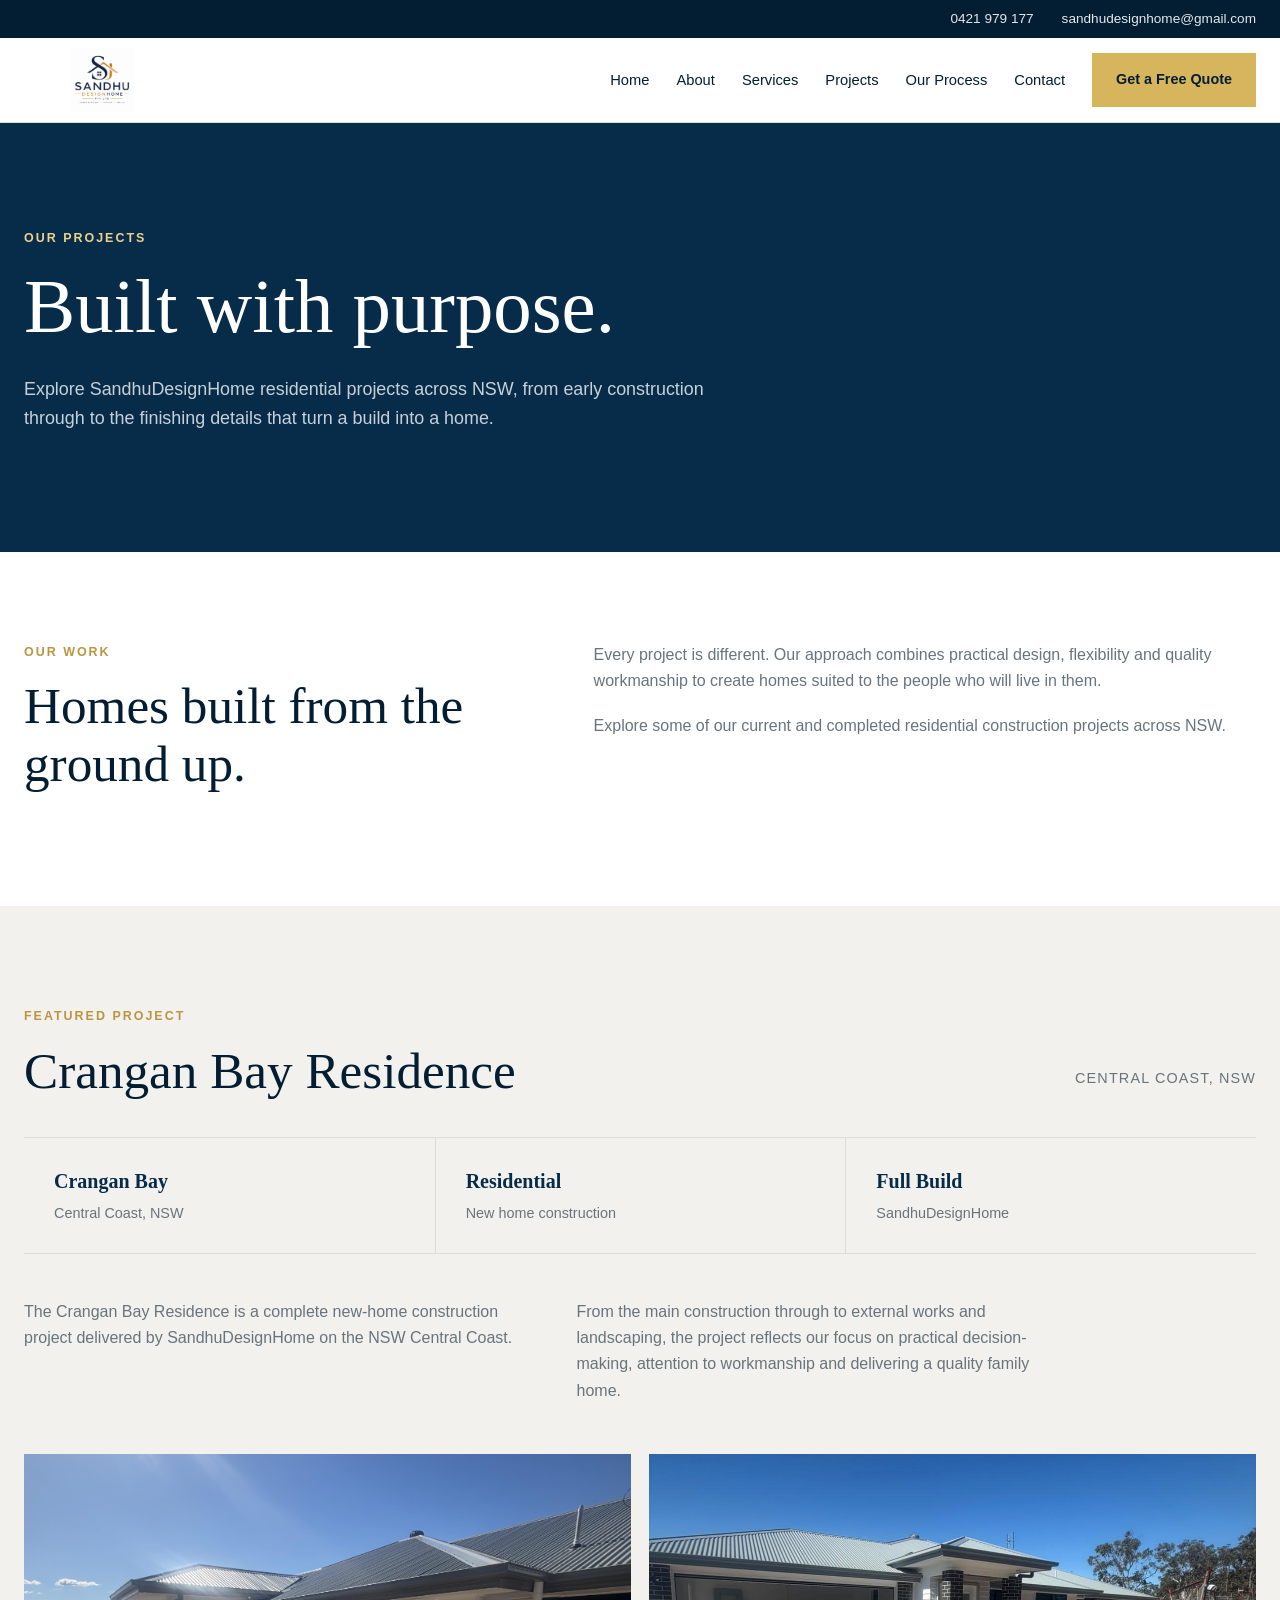
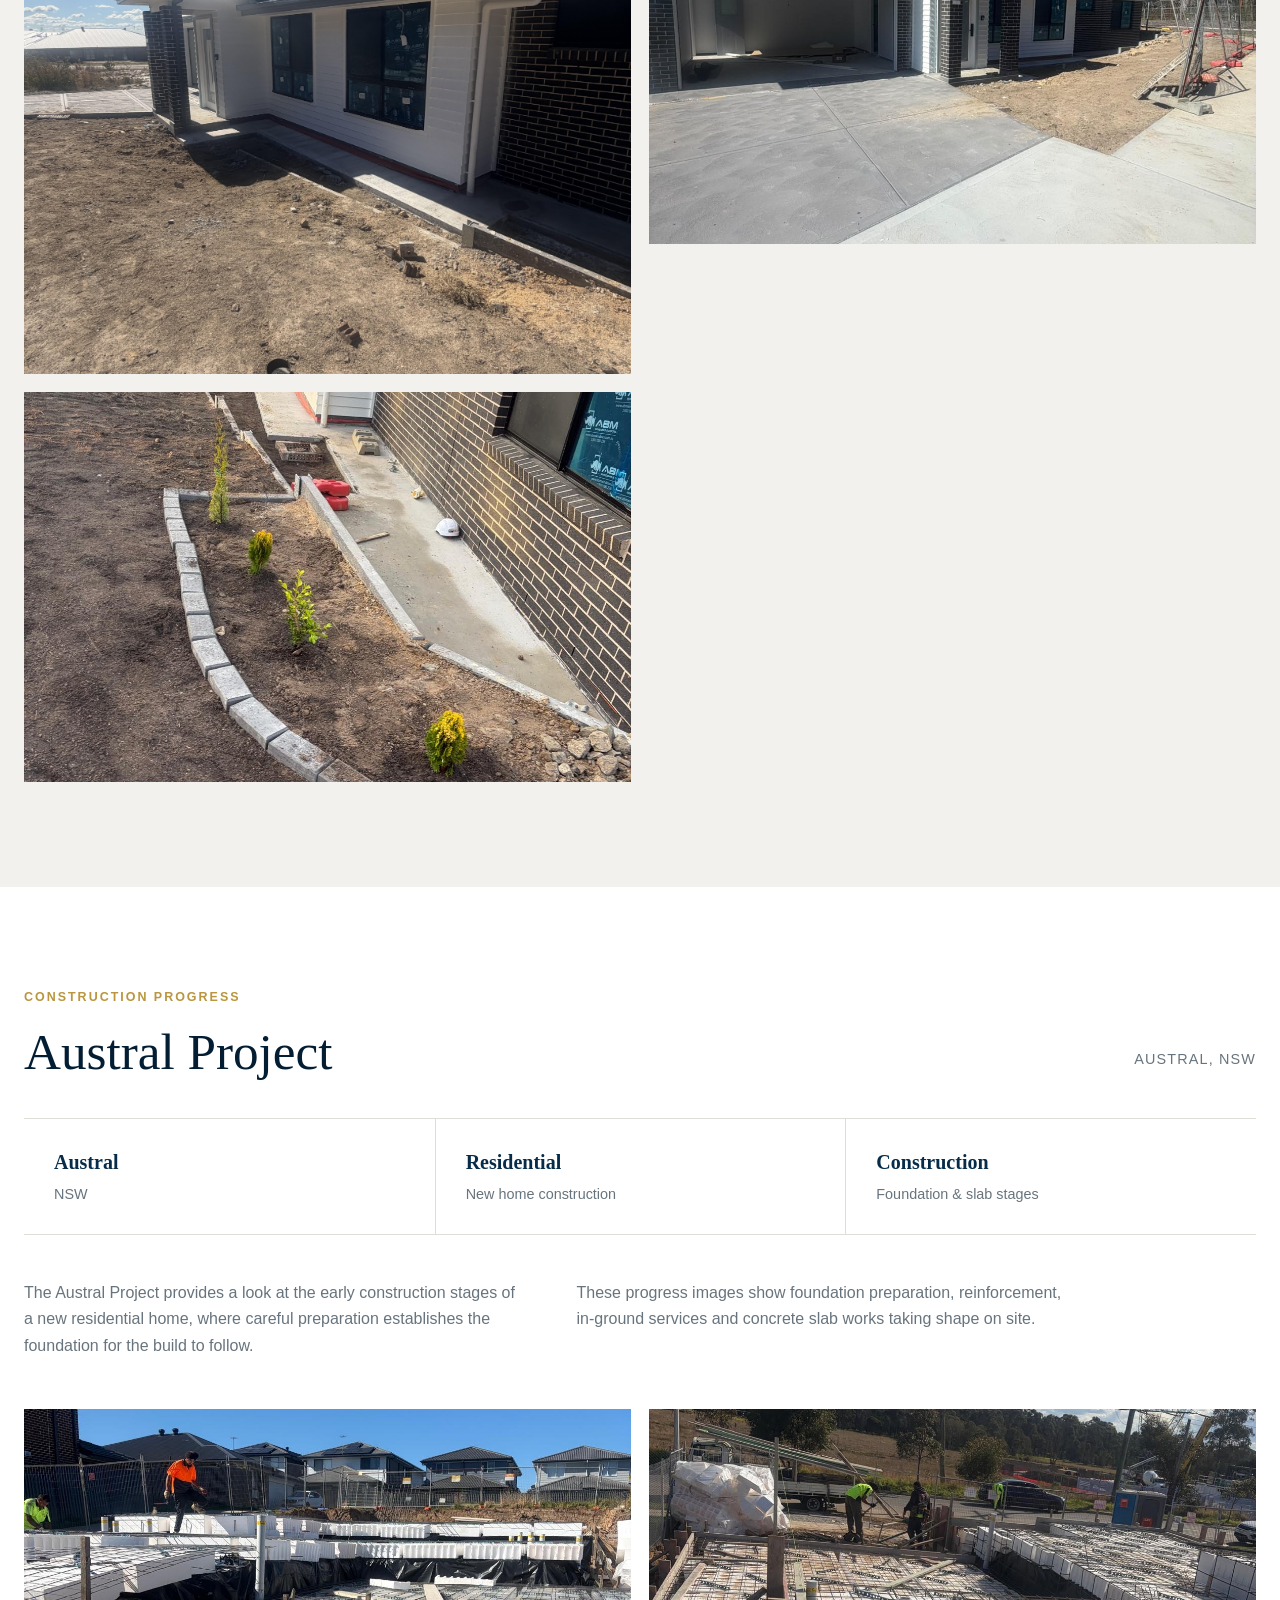
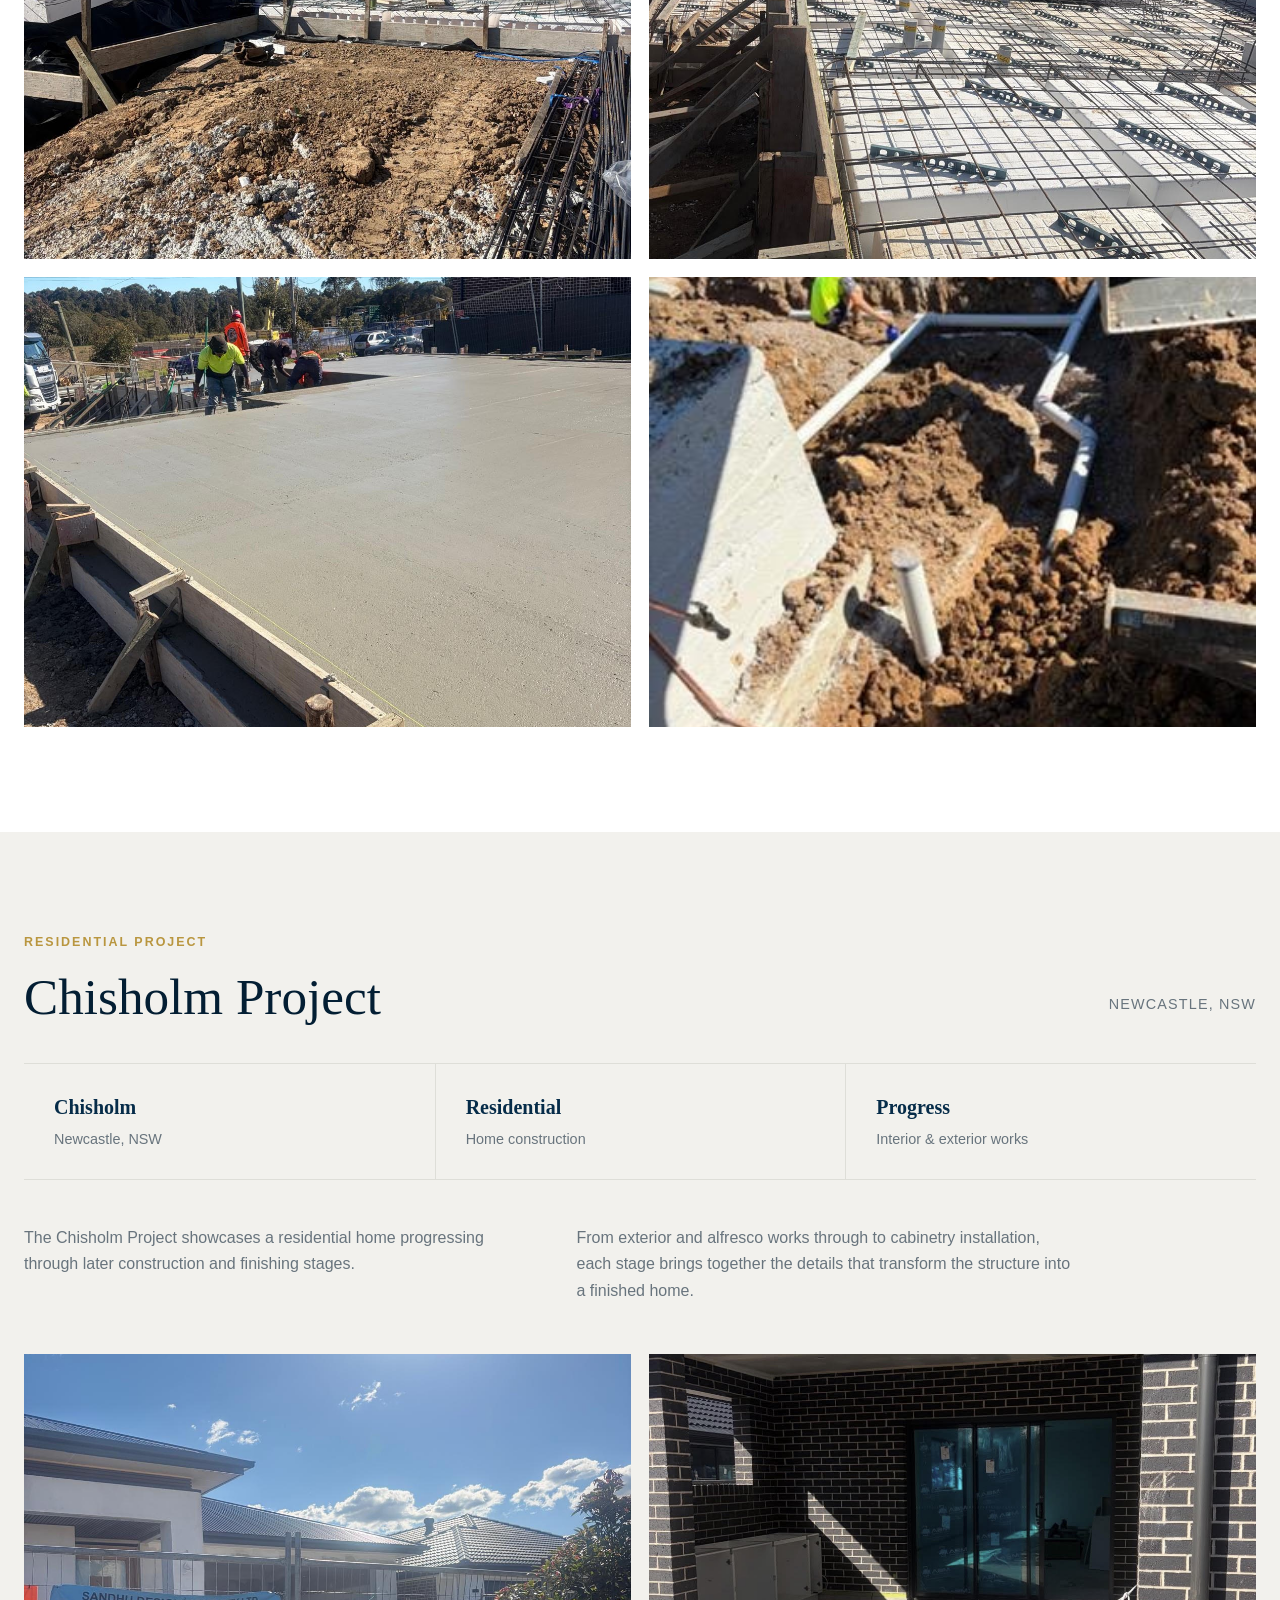
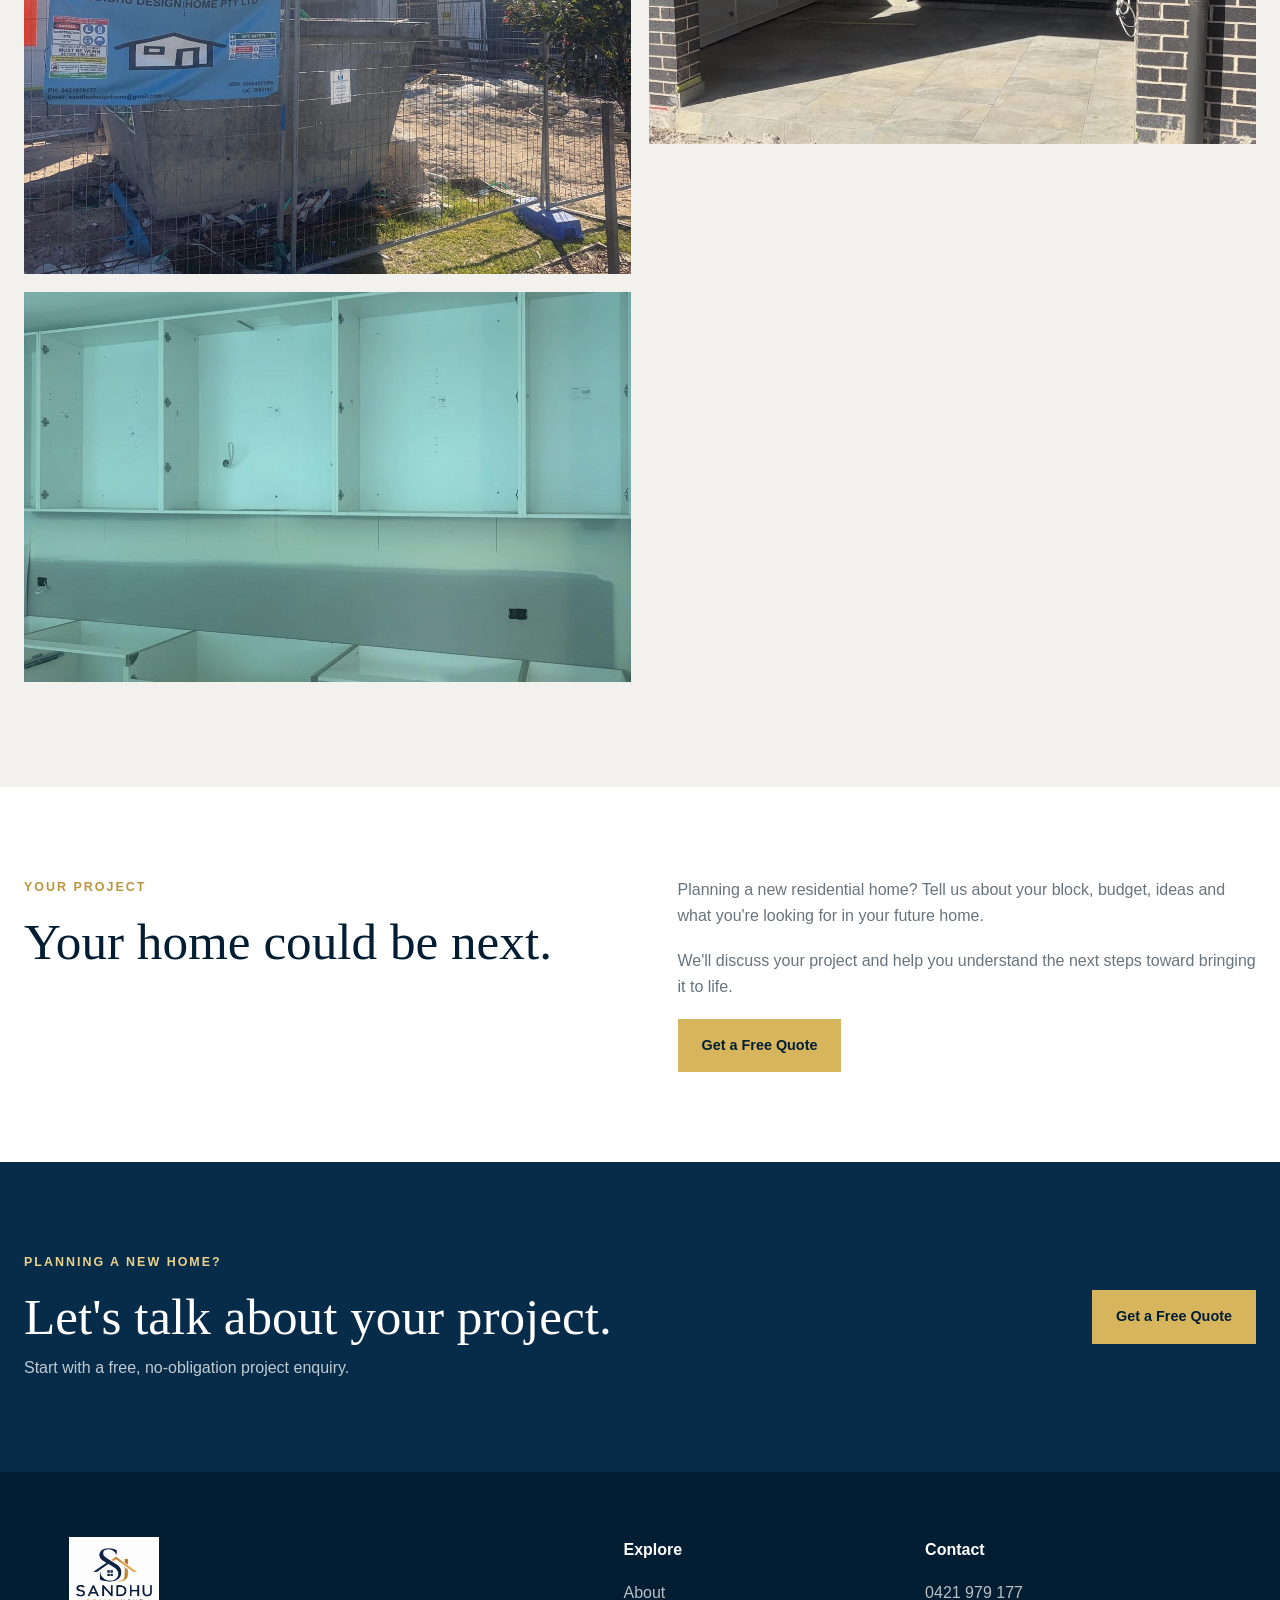
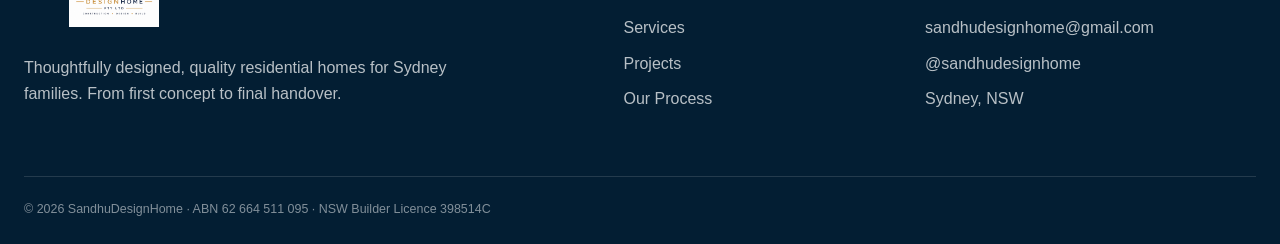
<file: index.html>
<!doctype html>
<html lang="en-AU">

<head>
    <meta charset="utf-8">
    <meta name="viewport" content="width=device-width, initial-scale=1">

    <title>Our Projects | SandhuDesignHome Sydney Builder</title>

    <meta name="description"
        content="Explore SandhuDesignHome residential building projects across Sydney and NSW, including Crangan Bay, Austral and Chisholm.">

    <link rel="stylesheet" href="../assets/style.css">
    <link rel="icon" type="image/png" href="../assets/images/logo.png">
</head>

<body>

    <!-- TOP BAR -->
    <div class="top">
        <div class="wrap">

            <a href="tel:+61421979177">
                0421 979 177
            </a>

            <a href="mailto:sandhudesignhome@gmail.com">
                sandhudesignhome@gmail.com
            </a>

        </div>
    </div>


    <!-- NAVIGATION -->
    <nav class="nav">

        <div class="wrap navin">

            <a class="brand" href="../">
                <img
                    src="../assets/images/logo.png"
                    alt="SandhuDesignHome">
            </a>

            <button
                class="menu"
                aria-label="Menu"
                aria-expanded="false">
                ☰
            </button>

            <div class="links">

                <a href="../">Home</a>
                <a href="../about/">About</a>
                <a href="../services/">Services</a>
                <a href="../projects/">Projects</a>
                <a href="../process/">Our Process</a>
                <a href="../contact/">Contact</a>

                <a class="btn" href="../contact/">
                    Get a Free Quote
                </a>

            </div>

        </div>

    </nav>


    <!-- HERO -->
    <header class="page-hero">

        <div class="wrap">

            <div class="eyebrow">
                Our Projects
            </div>

            <h1>
                Built with purpose.
            </h1>

            <p>
                Explore SandhuDesignHome residential projects across NSW,
                from early construction through to the finishing details
                that turn a build into a home.
            </p>

        </div>

    </header>


    <!-- INTRO -->
    <section>

        <div class="wrap content-grid reveal">

            <div>

                <div class="eyebrow">
                    Our Work
                </div>

                <h2>
                    Homes built from the ground up.
                </h2>

            </div>


            <div>

                <p>
                    Every project is different. Our approach combines
                    practical design, flexibility and quality workmanship
                    to create homes suited to the people who will live in them.
                </p>

                <p>
                    Explore some of our current and completed residential
                    construction projects across NSW.
                </p>

            </div>

        </div>

    </section>


    <!-- ====================================
         CRANGAN BAY
    ===================================== -->

    <section class="soft project-showcase">

        <div class="wrap">

            <div class="project-heading reveal">

                <div>

                    <div class="eyebrow">
                        Featured Project
                    </div>

                    <h2>
                        Crangan Bay Residence
                    </h2>

                </div>

                <div class="project-location">
                    Central Coast, NSW
                </div>

            </div>


            <!-- PROJECT DETAILS -->

            <div class="stats reveal">

                <div class="stat">
                    <strong>Crangan Bay</strong>
                    Central Coast, NSW
                </div>

                <div class="stat">
                    <strong>Residential</strong>
                    New home construction
                </div>

                <div class="stat">
                    <strong>Full Build</strong>
                    SandhuDesignHome
                </div>

            </div>


            <!-- DESCRIPTION -->

            <div class="project-description reveal">

                <p>
                    The Crangan Bay Residence is a complete new-home
                    construction project delivered by SandhuDesignHome
                    on the NSW Central Coast.
                </p>

                <p>
                    From the main construction through to external works
                    and landscaping, the project reflects our focus on
                    practical decision-making, attention to workmanship
                    and delivering a quality family home.
                </p>

            </div>


            <!-- IMAGES -->

            <div class="portfolio-gallery gallery-three">

                <figure class="portfolio-photo large reveal">

                    <img
                        src="../assets/images/crangan-bay-1.jpeg"
                        alt="Crangan Bay residential home construction by SandhuDesignHome">

                </figure>


                <figure class="portfolio-photo reveal">

                    <img
                        src="../assets/images/crangan-bay-2.jpeg"
                        alt="Crangan Bay residential project by SandhuDesignHome">

                </figure>


                <figure class="portfolio-photo reveal">

                    <img
                        src="../assets/images/crangan-bay-3.jpeg"
                        alt="Landscaping at the Crangan Bay residence">

                </figure>

            </div>

        </div>

    </section>


    <!-- ====================================
         AUSTRAL
    ===================================== -->

    <section class="project-showcase">

        <div class="wrap">

            <div class="project-heading reveal">

                <div>

                    <div class="eyebrow">
                        Construction Progress
                    </div>

                    <h2>
                        Austral Project
                    </h2>

                </div>

                <div class="project-location">
                    Austral, NSW
                </div>

            </div>


            <!-- PROJECT DETAILS -->

            <div class="stats reveal">

                <div class="stat">
                    <strong>Austral</strong>
                    NSW
                </div>

                <div class="stat">
                    <strong>Residential</strong>
                    New home construction
                </div>

                <div class="stat">
                    <strong>Construction</strong>
                    Foundation & slab stages
                </div>

            </div>


            <!-- DESCRIPTION -->

            <div class="project-description reveal">

                <p>
                    The Austral Project provides a look at the early
                    construction stages of a new residential home,
                    where careful preparation establishes the foundation
                    for the build to follow.
                </p>

                <p>
                    These progress images show foundation preparation,
                    reinforcement, in-ground services and concrete slab
                    works taking shape on site.
                </p>

            </div>


            <!-- IMAGES -->

            <div class="portfolio-gallery gallery-four">

                <figure class="portfolio-photo reveal">

                    <img
                        src="../assets/images/austral-1.jpeg"
                        alt="Foundation construction at the Austral project">

                </figure>


                <figure class="portfolio-photo reveal">

                    <img
                        src="../assets/images/austral-2.jpeg"
                        alt="Steel reinforcement and slab preparation at Austral">

                </figure>


                <figure class="portfolio-photo reveal">

                    <img
                        src="../assets/images/austral-3.jpeg"
                        alt="Concrete slab construction at the Austral project">

                </figure>


                <figure class="portfolio-photo reveal">

                    <img
                        src="../assets/images/austral-4.jpeg"
                        alt="In-ground services at the Austral residential project">

                </figure>

            </div>

        </div>

    </section>


    <!-- ====================================
         CHISHOLM
    ===================================== -->

    <section class="soft project-showcase">

        <div class="wrap">

            <div class="project-heading reveal">

                <div>

                    <div class="eyebrow">
                        Residential Project
                    </div>

                    <h2>
                        Chisholm Project
                    </h2>

                </div>

                <div class="project-location">
                    Newcastle, NSW
                </div>

            </div>


            <!-- PROJECT DETAILS -->

            <div class="stats reveal">

                <div class="stat">
                    <strong>Chisholm</strong>
                    Newcastle, NSW
                </div>

                <div class="stat">
                    <strong>Residential</strong>
                    Home construction
                </div>

                <div class="stat">
                    <strong>Progress</strong>
                    Interior & exterior works
                </div>

            </div>


            <!-- DESCRIPTION -->

            <div class="project-description reveal">

                <p>
                    The Chisholm Project showcases a residential home
                    progressing through later construction and finishing
                    stages.
                </p>

                <p>
                    From exterior and alfresco works through to cabinetry
                    installation, each stage brings together the details
                    that transform the structure into a finished home.
                </p>

            </div>


            <!-- IMAGES -->

            <div class="portfolio-gallery gallery-three">

                <figure class="portfolio-photo large reveal">

                    <img
                        src="../assets/images/chisholm-1.jpeg"
                        alt="SandhuDesignHome residential construction project in Chisholm">

                </figure>


                <figure class="portfolio-photo reveal">

                    <img
                        src="../assets/images/chisholm-2.png"
                        alt="Alfresco construction at the Chisholm project">

                </figure>


                <figure class="portfolio-photo reveal">

                    <img
                        src="../assets/images/chisholm-3.png"
                        alt="Kitchen cabinetry installation at the Chisholm project">

                </figure>

            </div>

        </div>

    </section>


    <!-- YOUR PROJECT -->

    <section>

        <div class="wrap split reveal">

            <div>

                <div class="eyebrow">
                    Your Project
                </div>

                <h2>
                    Your home could be next.
                </h2>

            </div>


            <div class="copy">

                <p>
                    Planning a new residential home? Tell us about your
                    block, budget, ideas and what you're looking for in
                    your future home.
                </p>

                <p>
                    We'll discuss your project and help you understand
                    the next steps toward bringing it to life.
                </p>

                <a class="btn" href="../contact/">
                    Get a Free Quote
                </a>

            </div>

        </div>

    </section>


    <!-- CTA -->

    <section class="cta">

        <div class="wrap">

            <div>

                <div class="eyebrow">
                    Planning a new home?
                </div>

                <h2>
                    Let's talk about your project.
                </h2>

                <p>
                    Start with a free, no-obligation project enquiry.
                </p>

            </div>


            <a class="btn" href="../contact/">
                Get a Free Quote
            </a>

        </div>

    </section>


    <!-- FOOTER -->

    <footer class="footer">

        <div class="wrap">

            <div class="footgrid">


                <div>

                    <img
                        src="../assets/images/logo.png"
                        alt="SandhuDesignHome">

                    <p>
                        Thoughtfully designed, quality residential homes
                        for Sydney families. From first concept to final handover.
                    </p>

                </div>


                <div>

                    <h4>
                        Explore
                    </h4>

                    <a href="../about/">About</a>
                    <a href="../services/">Services</a>
                    <a href="../projects/">Projects</a>
                    <a href="../process/">Our Process</a>

                </div>


                <div>

                    <h4>
                        Contact
                    </h4>

                    <a href="tel:+61421979177">
                        0421 979 177
                    </a>

                    <a href="mailto:sandhudesignhome@gmail.com">
                        sandhudesignhome@gmail.com
                    </a>

                    <a
                        href="https://www.instagram.com/sandhudesignhome/"
                        target="_blank"
                        rel="noopener">
                        @sandhudesignhome
                    </a>

                    <p>
                        Sydney, NSW
                    </p>

                </div>

            </div>


            <div class="legal">

                © 2026 SandhuDesignHome
                · ABN 62 664 511 095
                · NSW Builder Licence 398514C

            </div>

        </div>

    </footer>


    <script src="../assets/script.js"></script>

</body>

</html>
</file>
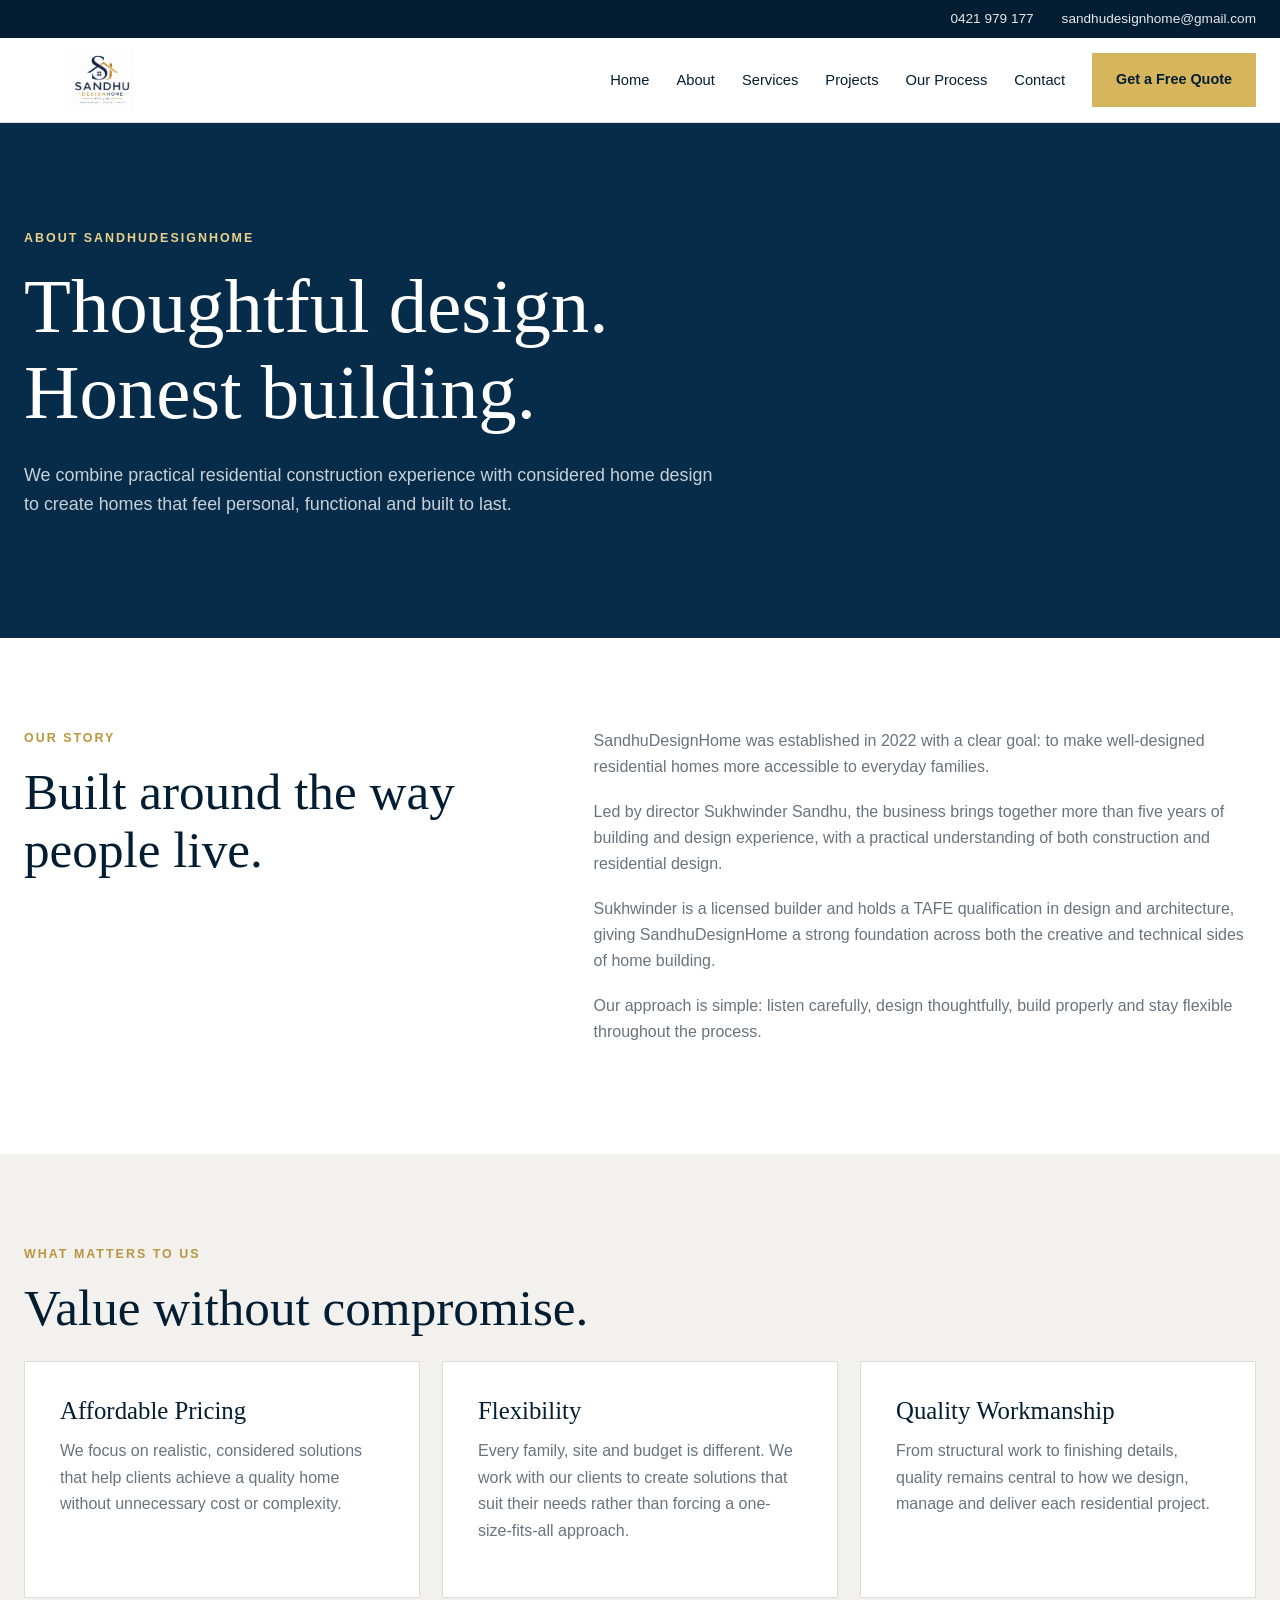
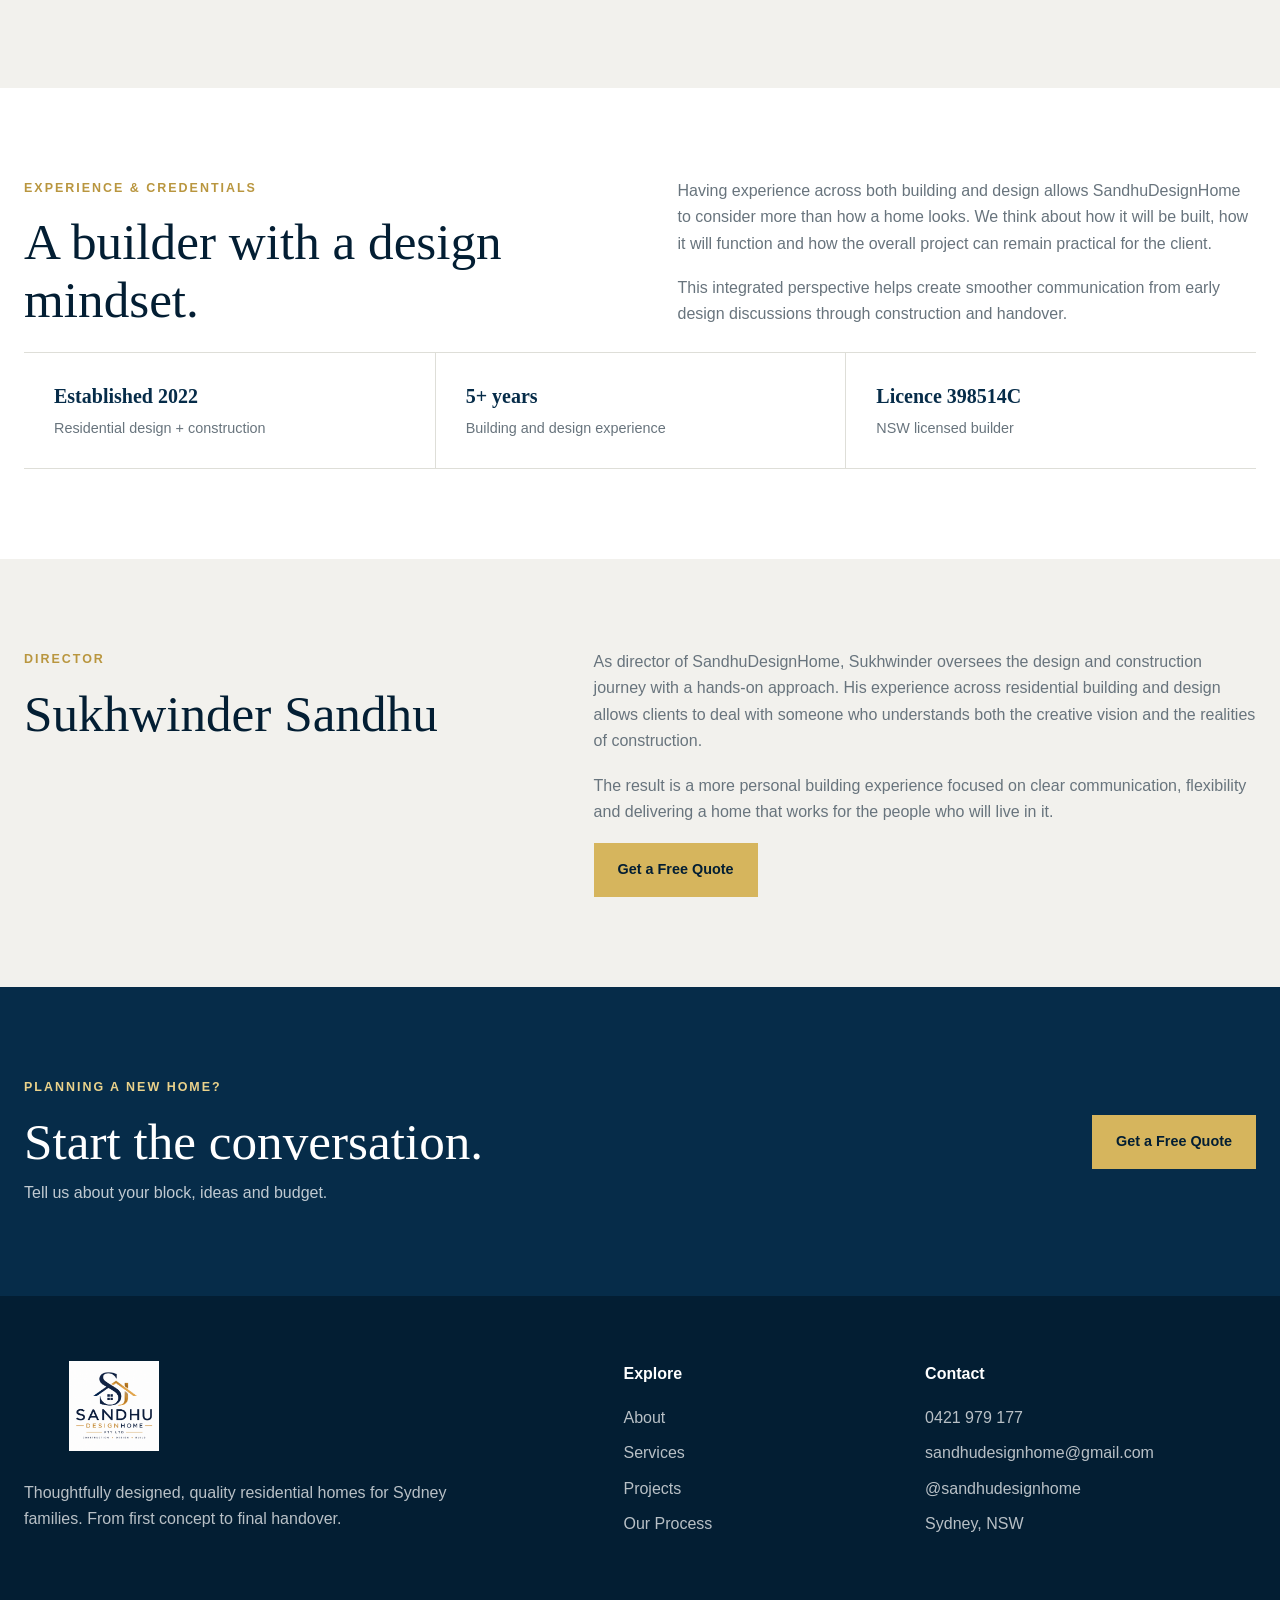
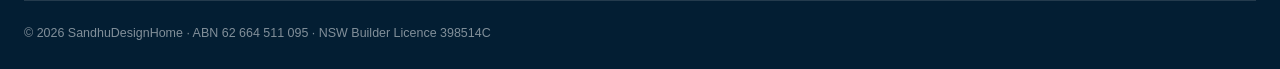
<file: about/index.html>
<!doctype html>
<html lang="en-AU">

<head>
    <meta charset="utf-8">
    <meta name="viewport" content="width=device-width, initial-scale=1">

    <title>About | SandhuDesignHome</title>

    <meta name="description"
        content="Learn about SandhuDesignHome, a Sydney residential builder and home design company led by licensed builder Sukhwinder Sandhu.">

    <link rel="stylesheet" href="../assets/style.css">
</head>

<body>

    <!-- TOP BAR -->

    <div class="top">
        <div class="wrap">

            <a href="tel:+61421979177">
                0421 979 177
            </a>

            <a href="mailto:sandhudesignhome@gmail.com">
                sandhudesignhome@gmail.com
            </a>

        </div>
    </div>


    <!-- NAVIGATION -->

    <nav class="nav">

        <div class="wrap navin">

            <a class="brand" href="../">
                <img
                    src="../assets/images/logo.png"
                    alt="SandhuDesignHome">
            </a>

            <button
                class="menu"
                aria-label="Menu">
                ☰
            </button>

            <div class="links">

                <a href="../">
                    Home
                </a>

                <a href="../about/">
                    About
                </a>

                <a href="../services/">
                    Services
                </a>

                <a href="../projects/">
                    Projects
                </a>

                <a href="../process/">
                    Our Process
                </a>

                <a href="../contact/">
                    Contact
                </a>

                <a
                    class="btn"
                    href="../contact/">
                    Get a Free Quote
                </a>

            </div>

        </div>

    </nav>


    <!-- PAGE HERO -->

    <header class="page-hero">

        <div class="wrap">

            <div class="eyebrow">
                About SandhuDesignHome
            </div>

            <h1>
                Thoughtful design.
                Honest building.
            </h1>

            <p>
                We combine practical residential construction
                experience with considered home design to create
                homes that feel personal, functional and built to last.
            </p>

        </div>

    </header>


    <!-- ABOUT INTRO -->

    <section>

        <div class="wrap content-grid reveal">

            <div>

                <div class="eyebrow">
                    Our story
                </div>

                <h2>
                    Built around the way people live.
                </h2>

            </div>

            <div>

                <p>
                    SandhuDesignHome was established in 2022 with a clear
                    goal: to make well-designed residential homes more
                    accessible to everyday families.
                </p>

                <p>
                    Led by director Sukhwinder Sandhu, the business brings
                    together more than five years of building and design
                    experience, with a practical understanding of both
                    construction and residential design.
                </p>

                <p>
                    Sukhwinder is a licensed builder and holds a TAFE
                    qualification in design and architecture, giving
                    SandhuDesignHome a strong foundation across both the
                    creative and technical sides of home building.
                </p>

                <p>
                    Our approach is simple: listen carefully, design
                    thoughtfully, build properly and stay flexible
                    throughout the process.
                </p>

            </div>

        </div>

    </section>


    <!-- VALUES -->

    <section class="soft">

        <div class="wrap">

            <div class="eyebrow">
                What matters to us
            </div>

            <h2>
                Value without compromise.
            </h2>

            <div class="cards">

                <article class="card reveal">
                    <div class="pad">

                        <h3>
                            Affordable Pricing
                        </h3>

                        <p>
                            We focus on realistic, considered solutions
                            that help clients achieve a quality home without
                            unnecessary cost or complexity.
                        </p>

                    </div>
                </article>


                <article class="card reveal">
                    <div class="pad">

                        <h3>
                            Flexibility
                        </h3>

                        <p>
                            Every family, site and budget is different.
                            We work with our clients to create solutions
                            that suit their needs rather than forcing a
                            one-size-fits-all approach.
                        </p>

                    </div>
                </article>


                <article class="card reveal">
                    <div class="pad">

                        <h3>
                            Quality Workmanship
                        </h3>

                        <p>
                            From structural work to finishing details,
                            quality remains central to how we design,
                            manage and deliver each residential project.
                        </p>

                    </div>
                </article>

            </div>

        </div>

    </section>


    <!-- CREDENTIALS -->

    <section>

        <div class="wrap split reveal">

            <div>

                <div class="eyebrow">
                    Experience & credentials
                </div>

                <h2>
                    A builder with a design mindset.
                </h2>

            </div>

            <div class="copy">

                <p>
                    Having experience across both building and design allows
                    SandhuDesignHome to consider more than how a home looks.
                    We think about how it will be built, how it will function
                    and how the overall project can remain practical for the
                    client.
                </p>

                <p>
                    This integrated perspective helps create smoother
                    communication from early design discussions through
                    construction and handover.
                </p>

            </div>

        </div>


        <div class="wrap stats reveal">

            <div class="stat">

                <strong>
                    Established 2022
                </strong>

                Residential design + construction

            </div>

            <div class="stat">

                <strong>
                    5+ years
                </strong>

                Building and design experience

            </div>

            <div class="stat">

                <strong>
                    Licence 398514C
                </strong>

                NSW licensed builder

            </div>

        </div>

    </section>


    <!-- DIRECTOR -->

    <section class="soft">

        <div class="wrap content-grid reveal">

            <div>

                <div class="eyebrow">
                    Director
                </div>

                <h2>
                    Sukhwinder Sandhu
                </h2>

            </div>

            <div>

                <p>
                    As director of SandhuDesignHome, Sukhwinder oversees the
                    design and construction journey with a hands-on approach.
                    His experience across residential building and design
                    allows clients to deal with someone who understands both
                    the creative vision and the realities of construction.
                </p>

                <p>
                    The result is a more personal building experience focused
                    on clear communication, flexibility and delivering a home
                    that works for the people who will live in it.
                </p>

                <a class="btn" href="../contact/">
                    Get a Free Quote
                </a>

            </div>

        </div>

    </section>


    <!-- CTA -->

    <section class="cta">

        <div class="wrap">

            <div>

                <div class="eyebrow">
                    Planning a new home?
                </div>

                <h2>
                    Start the conversation.
                </h2>

                <p>
                    Tell us about your block, ideas and budget.
                </p>

            </div>

            <a
                class="btn"
                href="../contact/">
                Get a Free Quote
            </a>

        </div>

    </section>


    <!-- FOOTER -->

    <footer class="footer">

        <div class="wrap">

            <div class="footgrid">

                <div>

                    <img
                        src="../assets/images/logo.png"
                        alt="SandhuDesignHome">

                    <p>
                        Thoughtfully designed, quality residential homes
                        for Sydney families. From first concept to final handover.
                    </p>

                </div>


                <div>

                    <h4>
                        Explore
                    </h4>

                    <a href="../about/">
                        About
                    </a>

                    <a href="../services/">
                        Services
                    </a>

                    <a href="../projects/">
                        Projects
                    </a>

                    <a href="../process/">
                        Our Process
                    </a>

                </div>


                <div>

                    <h4>
                        Contact
                    </h4>

                    <a href="tel:+61421979177">
                        0421 979 177
                    </a>

                    <a href="mailto:sandhudesignhome@gmail.com">
                        sandhudesignhome@gmail.com
                    </a>

                    <a
                        href="https://www.instagram.com/sandhudesignhome/"
                        target="_blank"
                        rel="noopener">
                        @sandhudesignhome
                    </a>

                    <p>
                        Sydney, NSW
                    </p>

                </div>

            </div>


            <div class="legal">

                © 2026 SandhuDesignHome
                · ABN 62 664 511 095
                · NSW Builder Licence 398514C

            </div>

        </div>

    </footer>


    <script src="../assets/script.js"></script>

</body>

</html>
</file>
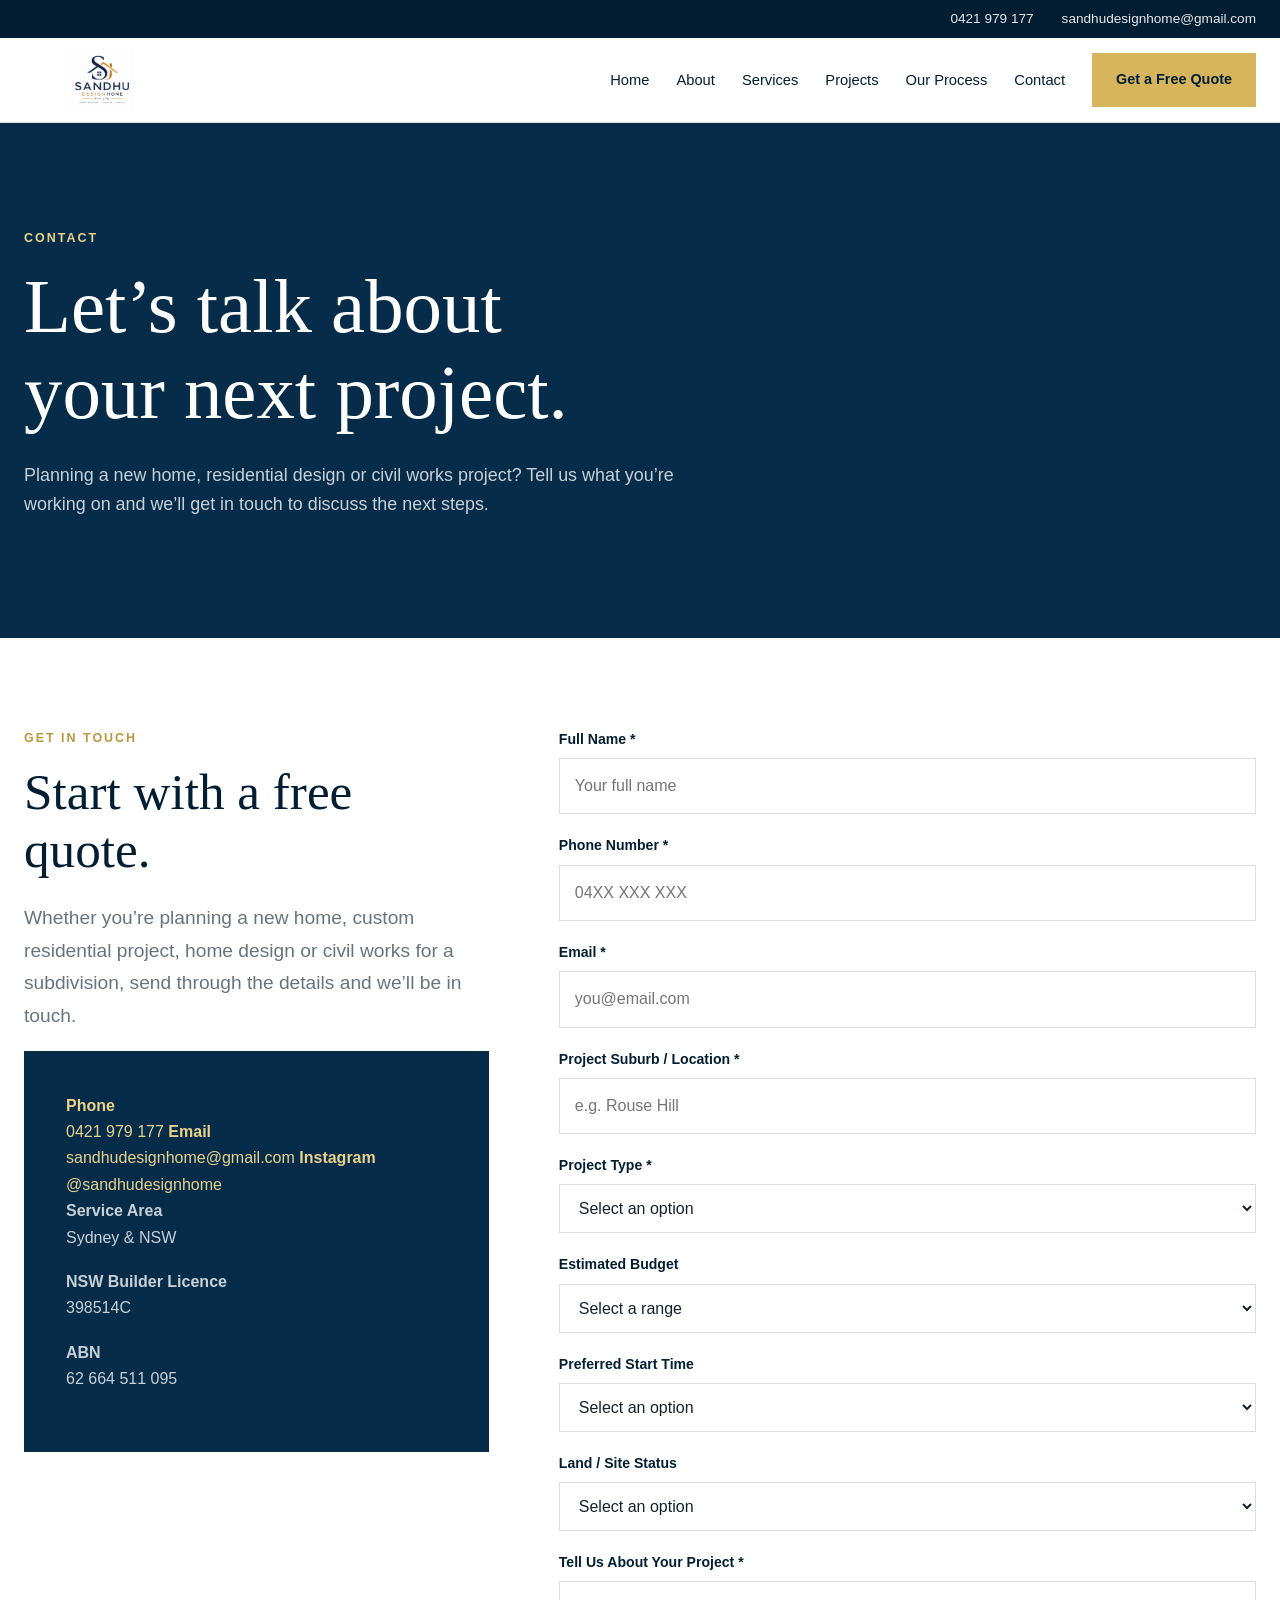
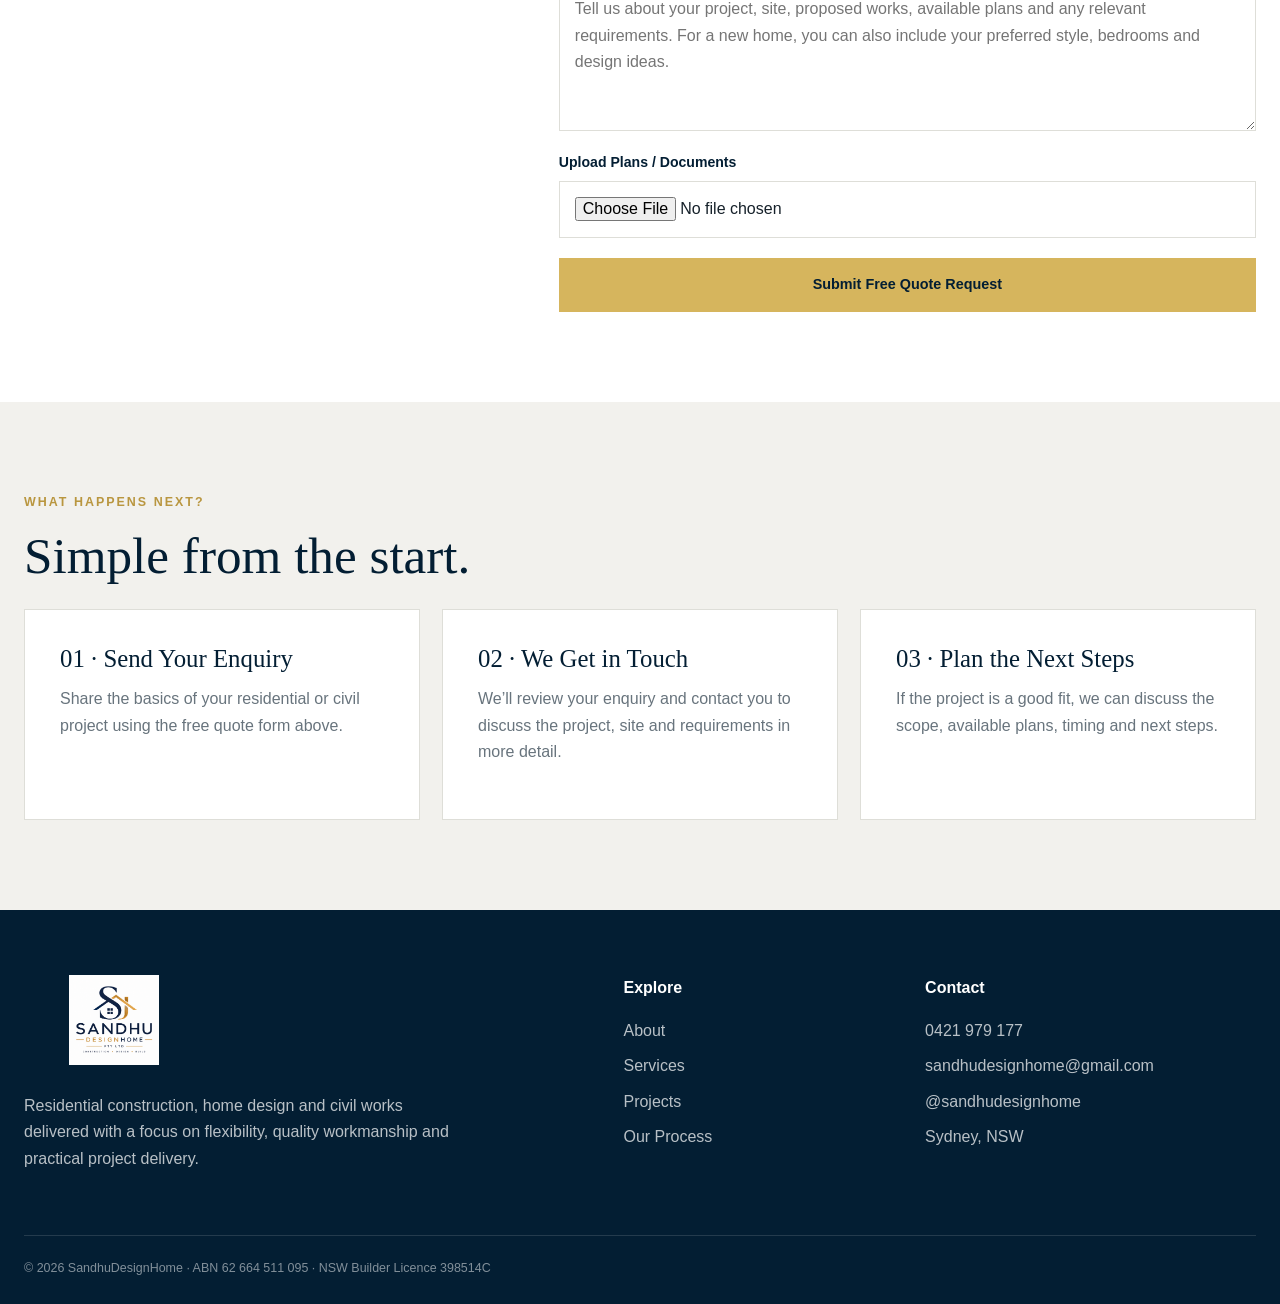
<file: contact/index.html>
<!doctype html>
<html lang="en-AU">

<head>
    <meta charset="utf-8">
    <meta name="viewport" content="width=device-width, initial-scale=1">

    <title>Free Building & Civil Works Quote | SandhuDesignHome</title>

    <meta name="description"
        content="Contact SandhuDesignHome for a free quote on residential construction, home design, design and build, civil works and subdivision projects across Sydney and NSW.">

    <link rel="stylesheet" href="../assets/style.css">
    <link rel="icon" type="image/png" href="../assets/images/logo.png">
</head>


<body>

    <!-- TOP BAR -->

    <div class="top">
        <div class="wrap">

            <a href="tel:+61421979177">
                0421 979 177
            </a>

            <a href="mailto:sandhudesignhome@gmail.com">
                sandhudesignhome@gmail.com
            </a>

        </div>
    </div>


    <!-- NAVIGATION -->

    <nav class="nav">

        <div class="wrap navin">

            <a class="brand" href="../">
                <img
                    src="../assets/images/logo.png"
                    alt="SandhuDesignHome">
            </a>

            <button
                class="menu"
                aria-label="Menu"
                aria-expanded="false">
                ☰
            </button>

            <div class="links">

                <a href="../">Home</a>

                <a href="../about/">About</a>

                <a href="../services/">Services</a>

                <a href="../projects/">Projects</a>

                <a href="../process/">Our Process</a>

                <a href="../contact/">Contact</a>

                <a class="btn" href="../contact/">
                    Get a Free Quote
                </a>

            </div>

        </div>

    </nav>


    <!-- PAGE HERO -->

    <header class="page-hero">

        <div class="wrap">

            <div class="eyebrow">
                Contact
            </div>

            <h1>
                Let’s talk about<br>
                your next project.
            </h1>

            <p>
                Planning a new home, residential design or civil works project?
                Tell us what you’re working on and we’ll get in touch to discuss
                the next steps.
            </p>

        </div>

    </header>


    <!-- CONTACT + QUOTE FORM -->

    <section>

        <div class="wrap quote-grid">


            <!-- CONTACT DETAILS -->

            <div class="reveal">

                <div class="eyebrow">
                    Get in touch
                </div>

                <h2>
                    Start with a free quote.
                </h2>

                <p class="lead">
                    Whether you’re planning a new home, custom residential
                    project, home design or civil works for a subdivision,
                    send through the details and we’ll be in touch.
                </p>


                <div class="contact-details">

                    <a href="tel:+61421979177">
                        <strong>Phone</strong><br>
                        0421 979 177
                    </a>

                    <a href="mailto:sandhudesignhome@gmail.com">
                        <strong>Email</strong><br>
                        sandhudesignhome@gmail.com
                    </a>

                    <a
                        href="https://www.instagram.com/sandhudesignhome/"
                        target="_blank"
                        rel="noopener">

                        <strong>Instagram</strong><br>
                        @sandhudesignhome

                    </a>

                    <p>
                        <strong>Service Area</strong><br>
                        Sydney & NSW
                    </p>

                    <p>
                        <strong>NSW Builder Licence</strong><br>
                        398514C
                    </p>

                    <p>
                        <strong>ABN</strong><br>
                        62 664 511 095
                    </p>

                </div>

            </div>


            <!-- QUOTE FORM -->

            <div class="reveal">

                <form
                    class="quote-form"
                    action="https://formsubmit.co/sandhudesignhome@gmail.com"
                    method="POST"
                    enctype="multipart/form-data">


                    <!-- FORM SETTINGS -->

                    <input
                        type="hidden"
                        name="_subject"
                        value="New SandhuDesignHome Website Enquiry">

                    <input
                        type="hidden"
                        name="_template"
                        value="table">

                    <input
                        type="hidden"
                        name="_captcha"
                        value="false">


                    <!-- NAME -->

                    <div class="field">

                        <label for="name">
                            Full Name *
                        </label>

                        <input
                            type="text"
                            id="name"
                            name="Full Name"
                            required
                            autocomplete="name"
                            placeholder="Your full name">

                    </div>


                    <!-- PHONE -->

                    <div class="field">

                        <label for="phone">
                            Phone Number *
                        </label>

                        <input
                            type="tel"
                            id="phone"
                            name="Phone Number"
                            required
                            autocomplete="tel"
                            placeholder="04XX XXX XXX">

                    </div>


                    <!-- EMAIL -->

                    <div class="field">

                        <label for="email">
                            Email *
                        </label>

                        <input
                            type="email"
                            id="email"
                            name="Email"
                            required
                            autocomplete="email"
                            placeholder="you@email.com">

                    </div>


                    <!-- PROJECT LOCATION -->

                    <div class="field">

                        <label for="suburb">
                            Project Suburb / Location *
                        </label>

                        <input
                            type="text"
                            id="suburb"
                            name="Project Location"
                            required
                            placeholder="e.g. Rouse Hill">

                    </div>


                    <!-- PROJECT TYPE -->

                    <div class="field">

                        <label for="project-type">
                            Project Type *
                        </label>

                        <select
                            id="project-type"
                            name="Project Type"
                            required>

                            <option value="">
                                Select an option
                            </option>

                            <option value="New Residential Home Build">
                                New Residential Home Build
                            </option>

                            <option value="Home Design">
                                Home Design
                            </option>

                            <option value="Design + Build">
                                Design + Build
                            </option>

                            <option value="Civil Works / Subdivision">
                                Civil Works / Subdivision
                            </option>

                            <option value="Not Sure Yet">
                                Not Sure Yet
                            </option>

                        </select>

                    </div>


                    <!-- BUDGET -->

                    <div class="field">

                        <label for="budget">
                            Estimated Budget
                        </label>

                        <select
                            id="budget"
                            name="Estimated Budget">

                            <option value="">
                                Select a range
                            </option>

                            <option value="Under $400,000">
                                Under $400,000
                            </option>

                            <option value="$400,000 - $600,000">
                                $400,000 - $600,000
                            </option>

                            <option value="$600,000 - $800,000">
                                $600,000 - $800,000
                            </option>

                            <option value="$800,000 - $1,000,000">
                                $800,000 - $1,000,000
                            </option>

                            <option value="$1,000,000+">
                                $1,000,000+
                            </option>

                            <option value="Not Sure Yet">
                                Not Sure Yet
                            </option>

                        </select>

                    </div>


                    <!-- START TIME -->

                    <div class="field">

                        <label for="start-date">
                            Preferred Start Time
                        </label>

                        <select
                            id="start-date"
                            name="Preferred Start Time">

                            <option value="">
                                Select an option
                            </option>

                            <option value="As Soon As Possible">
                                As Soon As Possible
                            </option>

                            <option value="Within 3 Months">
                                Within 3 Months
                            </option>

                            <option value="3 - 6 Months">
                                3 - 6 Months
                            </option>

                            <option value="6 - 12 Months">
                                6 - 12 Months
                            </option>

                            <option value="12+ Months">
                                12+ Months
                            </option>

                            <option value="Just Researching">
                                Just Researching
                            </option>

                        </select>

                    </div>


                    <!-- LAND / SITE STATUS -->

                    <div class="field">

                        <label for="land">
                            Land / Site Status
                        </label>

                        <select
                            id="land"
                            name="Land / Site Status">

                            <option value="">
                                Select an option
                            </option>

                            <option value="Own the Site">
                                Own the Site
                            </option>

                            <option value="Currently Purchasing">
                                Currently Purchasing
                            </option>

                            <option value="Project / Development Site">
                                Project / Development Site
                            </option>

                            <option value="Not Yet Secured">
                                Not Yet Secured
                            </option>

                            <option value="Not Applicable">
                                Not Applicable
                            </option>

                        </select>

                    </div>


                    <!-- PROJECT DETAILS -->

                    <div class="field full">

                        <label for="message">
                            Tell Us About Your Project *
                        </label>

                        <textarea
                            id="message"
                            name="Project Details"
                            required
                            placeholder="Tell us about your project, site, proposed works, available plans and any relevant requirements. For a new home, you can also include your preferred style, bedrooms and design ideas."></textarea>

                    </div>


                    <!-- FILE UPLOAD -->

                    <div class="field full">

                        <label for="plans">
                            Upload Plans / Documents
                        </label>

                        <input
                            type="file"
                            id="plans"
                            name="Plans / Documents"
                            accept=".pdf,.jpg,.jpeg,.png">

                    </div>


                    <!-- SUBMIT -->

                    <div class="field full">

                        <button
                            class="btn"
                            type="submit">

                            Submit Free Quote Request

                        </button>

                    </div>

                </form>

            </div>

        </div>

    </section>


    <!-- WHAT HAPPENS NEXT -->

    <section class="soft">

        <div class="wrap">

            <div class="eyebrow">
                What happens next?
            </div>

            <h2>
                Simple from the start.
            </h2>


            <div class="cards">

                <article class="card reveal">

                    <div class="pad">

                        <h3>
                            01 · Send Your Enquiry
                        </h3>

                        <p>
                            Share the basics of your residential or civil
                            project using the free quote form above.
                        </p>

                    </div>

                </article>


                <article class="card reveal">

                    <div class="pad">

                        <h3>
                            02 · We Get in Touch
                        </h3>

                        <p>
                            We’ll review your enquiry and contact you to
                            discuss the project, site and requirements in
                            more detail.
                        </p>

                    </div>

                </article>


                <article class="card reveal">

                    <div class="pad">

                        <h3>
                            03 · Plan the Next Steps
                        </h3>

                        <p>
                            If the project is a good fit, we can discuss
                            the scope, available plans, timing and next
                            steps.
                        </p>

                    </div>

                </article>

            </div>

        </div>

    </section>


    <!-- FOOTER -->

    <footer class="footer">

        <div class="wrap">

            <div class="footgrid">


                <div>

                    <img
                        src="../assets/images/logo.png"
                        alt="SandhuDesignHome">

                    <p>
                        Residential construction, home design and civil
                        works delivered with a focus on flexibility,
                        quality workmanship and practical project delivery.
                    </p>

                </div>


                <div>

                    <h4>
                        Explore
                    </h4>

                    <a href="../about/">
                        About
                    </a>

                    <a href="../services/">
                        Services
                    </a>

                    <a href="../projects/">
                        Projects
                    </a>

                    <a href="../process/">
                        Our Process
                    </a>

                </div>


                <div>

                    <h4>
                        Contact
                    </h4>

                    <a href="tel:+61421979177">
                        0421 979 177
                    </a>

                    <a href="mailto:sandhudesignhome@gmail.com">
                        sandhudesignhome@gmail.com
                    </a>

                    <a
                        href="https://www.instagram.com/sandhudesignhome/"
                        target="_blank"
                        rel="noopener">

                        @sandhudesignhome

                    </a>

                    <p>
                        Sydney, NSW
                    </p>

                </div>

            </div>


            <div class="legal">

                © 2026 SandhuDesignHome
                · ABN 62 664 511 095
                · NSW Builder Licence 398514C

            </div>

        </div>

    </footer>


    <script src="../assets/script.js"></script>

</body>

</html>
</file>
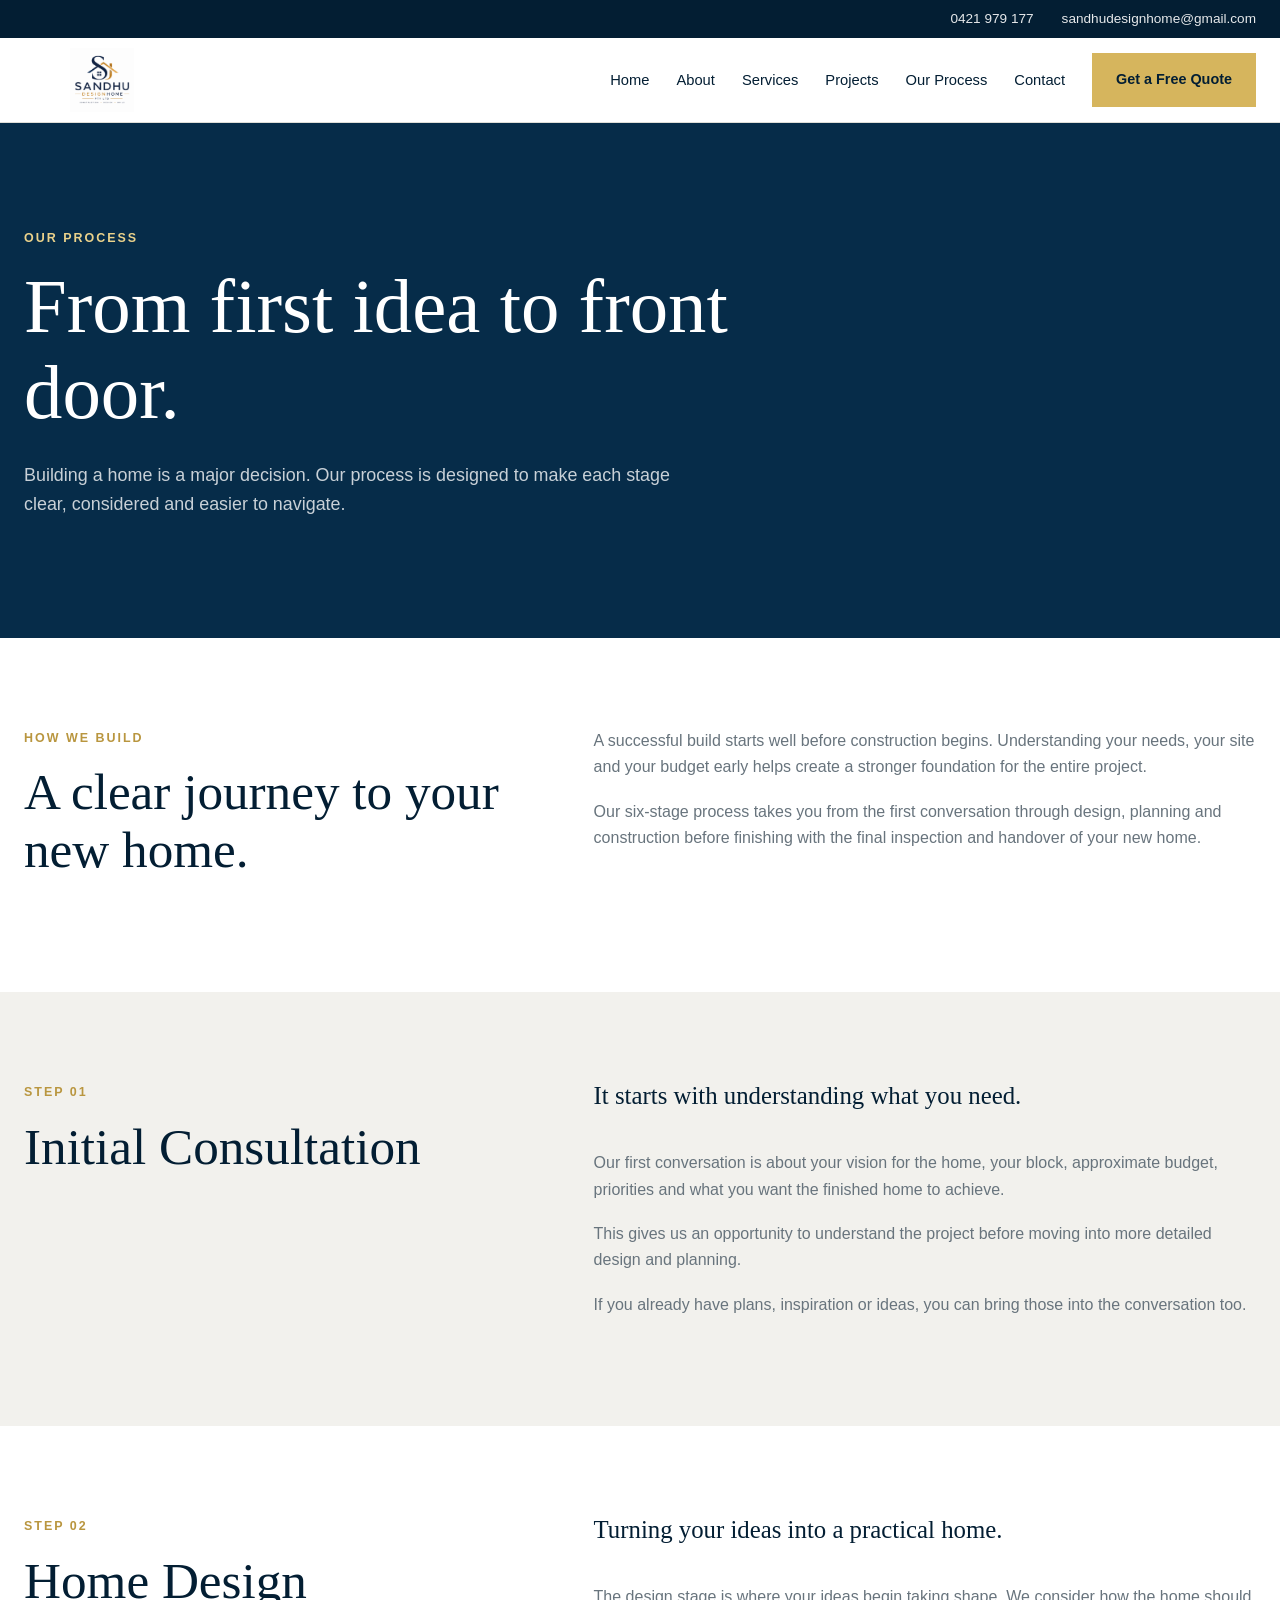
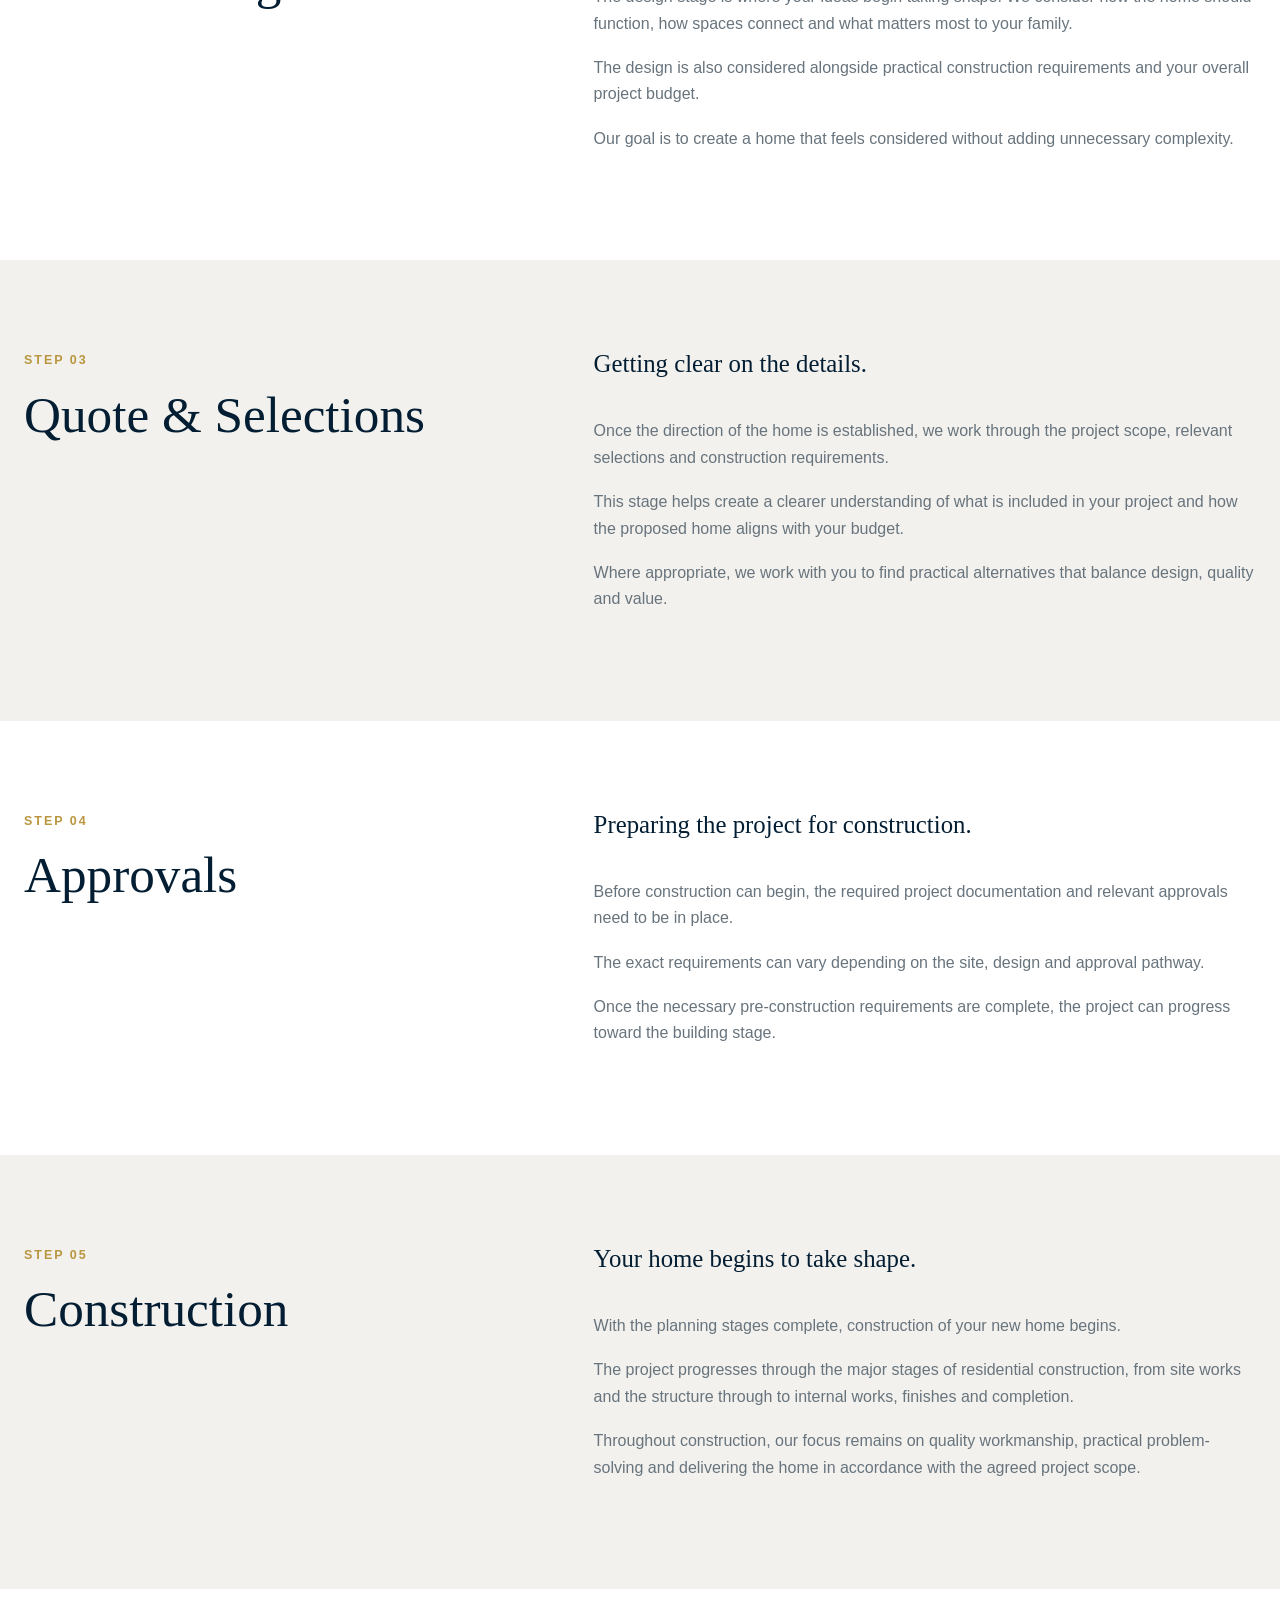
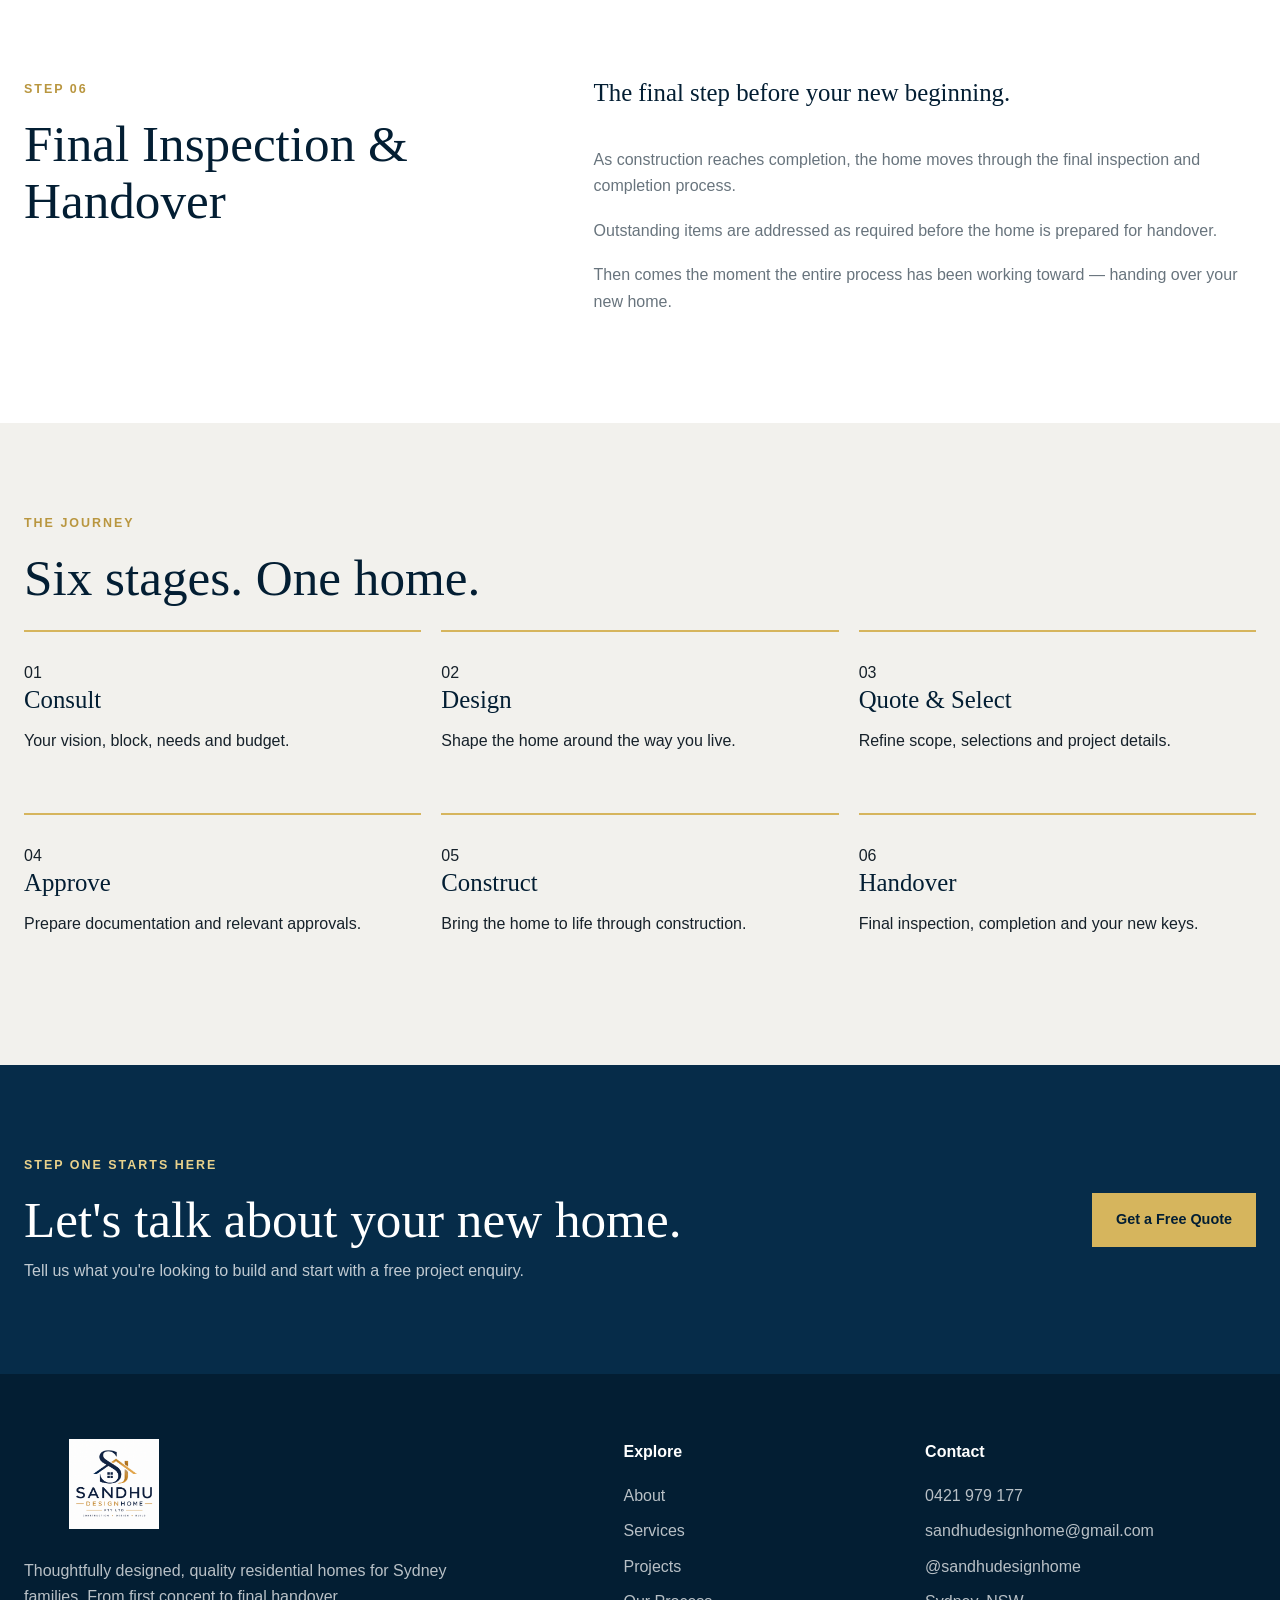
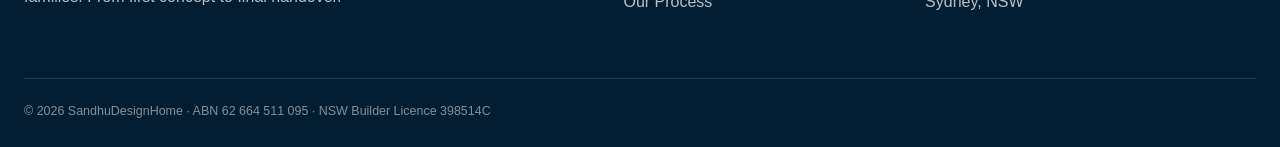
<file: process/index.html>
<!doctype html>
<html lang="en-AU">

<head>
    <meta charset="utf-8">
    <meta name="viewport" content="width=device-width, initial-scale=1">

    <title>Our Process | SandhuDesignHome</title>

    <meta name="description"
        content="Discover the SandhuDesignHome residential building process, from initial consultation and home design through to construction and final handover.">

    <link rel="stylesheet" href="../assets/style.css">
</head>

<body>

    <!-- =========================
         TOP CONTACT BAR
    ========================== -->

    <div class="top">
        <div class="wrap">

            <a href="tel:+61421979177">
                0421 979 177
            </a>

            <a href="mailto:sandhudesignhome@gmail.com">
                sandhudesignhome@gmail.com
            </a>

        </div>
    </div>


    <!-- =========================
         NAVIGATION
    ========================== -->

    <nav class="nav">

        <div class="wrap navin">

            <a class="brand" href="../">
                <img
                    src="../assets/images/logo.png"
                    alt="SandhuDesignHome">
            </a>

            <button
                class="menu"
                aria-label="Menu">
                ☰
            </button>

            <div class="links">

                <a href="../">
                    Home
                </a>

                <a href="../about/">
                    About
                </a>

                <a href="../services/">
                    Services
                </a>

                <a href="../projects/">
                    Projects
                </a>

                <a href="../process/">
                    Our Process
                </a>

                <a href="../contact/">
                    Contact
                </a>

                <a
                    class="btn"
                    href="../contact/">
                    Get a Free Quote
                </a>

            </div>

        </div>

    </nav>


    <!-- =========================
         PAGE HERO
    ========================== -->

    <header class="page-hero">

        <div class="wrap">

            <div class="eyebrow">
                Our Process
            </div>

            <h1>
                From first idea
                to front door.
            </h1>

            <p>
                Building a home is a major decision. Our process is
                designed to make each stage clear, considered and
                easier to navigate.
            </p>

        </div>

    </header>


    <!-- =========================
         INTRODUCTION
    ========================== -->

    <section>

        <div class="wrap content-grid reveal">

            <div>

                <div class="eyebrow">
                    How we build
                </div>

                <h2>
                    A clear journey to your new home.
                </h2>

            </div>

            <div>

                <p>
                    A successful build starts well before construction
                    begins. Understanding your needs, your site and your
                    budget early helps create a stronger foundation for
                    the entire project.
                </p>

                <p>
                    Our six-stage process takes you from the first
                    conversation through design, planning and construction
                    before finishing with the final inspection and handover
                    of your new home.
                </p>

            </div>

        </div>

    </section>


    <!-- =========================
         STEP 01
    ========================== -->

    <section class="soft">

        <div class="wrap content-grid reveal">

            <div>

                <div class="eyebrow">
                    Step 01
                </div>

                <h2>
                    Initial Consultation
                </h2>

            </div>

            <div>

                <h3>
                    It starts with understanding what you need.
                </h3>

                <br>

                <p>
                    Our first conversation is about your vision for the
                    home, your block, approximate budget, priorities and
                    what you want the finished home to achieve.
                </p>

                <p>
                    This gives us an opportunity to understand the project
                    before moving into more detailed design and planning.
                </p>

                <p>
                    If you already have plans, inspiration or ideas,
                    you can bring those into the conversation too.
                </p>

            </div>

        </div>

    </section>


    <!-- =========================
         STEP 02
    ========================== -->

    <section>

        <div class="wrap content-grid reveal">

            <div>

                <div class="eyebrow">
                    Step 02
                </div>

                <h2>
                    Home Design
                </h2>

            </div>

            <div>

                <h3>
                    Turning your ideas into a practical home.
                </h3>

                <br>

                <p>
                    The design stage is where your ideas begin taking
                    shape. We consider how the home should function,
                    how spaces connect and what matters most to your
                    family.
                </p>

                <p>
                    The design is also considered alongside practical
                    construction requirements and your overall project
                    budget.
                </p>

                <p>
                    Our goal is to create a home that feels considered
                    without adding unnecessary complexity.
                </p>

            </div>

        </div>

    </section>


    <!-- =========================
         STEP 03
    ========================== -->

    <section class="soft">

        <div class="wrap content-grid reveal">

            <div>

                <div class="eyebrow">
                    Step 03
                </div>

                <h2>
                    Quote & Selections
                </h2>

            </div>

            <div>

                <h3>
                    Getting clear on the details.
                </h3>

                <br>

                <p>
                    Once the direction of the home is established,
                    we work through the project scope, relevant selections
                    and construction requirements.
                </p>

                <p>
                    This stage helps create a clearer understanding of
                    what is included in your project and how the proposed
                    home aligns with your budget.
                </p>

                <p>
                    Where appropriate, we work with you to find practical
                    alternatives that balance design, quality and value.
                </p>

            </div>

        </div>

    </section>


    <!-- =========================
         STEP 04
    ========================== -->

    <section>

        <div class="wrap content-grid reveal">

            <div>

                <div class="eyebrow">
                    Step 04
                </div>

                <h2>
                    Approvals
                </h2>

            </div>

            <div>

                <h3>
                    Preparing the project for construction.
                </h3>

                <br>

                <p>
                    Before construction can begin, the required project
                    documentation and relevant approvals need to be in place.
                </p>

                <p>
                    The exact requirements can vary depending on the site,
                    design and approval pathway.
                </p>

                <p>
                    Once the necessary pre-construction requirements are
                    complete, the project can progress toward the building
                    stage.
                </p>

            </div>

        </div>

    </section>


    <!-- =========================
         STEP 05
    ========================== -->

    <section class="soft">

        <div class="wrap content-grid reveal">

            <div>

                <div class="eyebrow">
                    Step 05
                </div>

                <h2>
                    Construction
                </h2>

            </div>

            <div>

                <h3>
                    Your home begins to take shape.
                </h3>

                <br>

                <p>
                    With the planning stages complete, construction of
                    your new home begins.
                </p>

                <p>
                    The project progresses through the major stages of
                    residential construction, from site works and the
                    structure through to internal works, finishes and
                    completion.
                </p>

                <p>
                    Throughout construction, our focus remains on quality
                    workmanship, practical problem-solving and delivering
                    the home in accordance with the agreed project scope.
                </p>

            </div>

        </div>

    </section>


    <!-- =========================
         STEP 06
    ========================== -->

    <section>

        <div class="wrap content-grid reveal">

            <div>

                <div class="eyebrow">
                    Step 06
                </div>

                <h2>
                    Final Inspection & Handover
                </h2>

            </div>

            <div>

                <h3>
                    The final step before your new beginning.
                </h3>

                <br>

                <p>
                    As construction reaches completion, the home moves
                    through the final inspection and completion process.
                </p>

                <p>
                    Outstanding items are addressed as required before
                    the home is prepared for handover.
                </p>

                <p>
                    Then comes the moment the entire process has been
                    working toward — handing over your new home.
                </p>

            </div>

        </div>

    </section>


    <!-- =========================
         PROCESS OVERVIEW
    ========================== -->

    <section class="soft">

        <div class="wrap">

            <div class="eyebrow">
                The journey
            </div>

            <h2>
                Six stages. One home.
            </h2>

            <div class="steps">


                <div class="step reveal">

                    <span class="num">
                        01
                    </span>

                    <h3>
                        Consult
                    </h3>

                    <p>
                        Your vision, block, needs and budget.
                    </p>

                </div>


                <div class="step reveal">

                    <span class="num">
                        02
                    </span>

                    <h3>
                        Design
                    </h3>

                    <p>
                        Shape the home around the way you live.
                    </p>

                </div>


                <div class="step reveal">

                    <span class="num">
                        03
                    </span>

                    <h3>
                        Quote & Select
                    </h3>

                    <p>
                        Refine scope, selections and project details.
                    </p>

                </div>


                <div class="step reveal">

                    <span class="num">
                        04
                    </span>

                    <h3>
                        Approve
                    </h3>

                    <p>
                        Prepare documentation and relevant approvals.
                    </p>

                </div>


                <div class="step reveal">

                    <span class="num">
                        05
                    </span>

                    <h3>
                        Construct
                    </h3>

                    <p>
                        Bring the home to life through construction.
                    </p>

                </div>


                <div class="step reveal">

                    <span class="num">
                        06
                    </span>

                    <h3>
                        Handover
                    </h3>

                    <p>
                        Final inspection, completion and your new keys.
                    </p>

                </div>


            </div>

        </div>

    </section>


    <!-- =========================
         CTA
    ========================== -->

    <section class="cta">

        <div class="wrap">

            <div>

                <div class="eyebrow">
                    Step one starts here
                </div>

                <h2>
                    Let's talk about your new home.
                </h2>

                <p>
                    Tell us what you're looking to build and start
                    with a free project enquiry.
                </p>

            </div>

            <a
                class="btn"
                href="../contact/">
                Get a Free Quote
            </a>

        </div>

    </section>


    <!-- =========================
         FOOTER
    ========================== -->

    <footer class="footer">

        <div class="wrap">

            <div class="footgrid">


                <div>

                    <img
                        src="../assets/images/logo.png"
                        alt="SandhuDesignHome">

                    <p>
                        Thoughtfully designed, quality residential homes
                        for Sydney families. From first concept to final
                        handover.
                    </p>

                </div>


                <div>

                    <h4>
                        Explore
                    </h4>

                    <a href="../about/">
                        About
                    </a>

                    <a href="../services/">
                        Services
                    </a>

                    <a href="../projects/">
                        Projects
                    </a>

                    <a href="../process/">
                        Our Process
                    </a>

                </div>


                <div>

                    <h4>
                        Contact
                    </h4>

                    <a href="tel:+61421979177">
                        0421 979 177
                    </a>

                    <a href="mailto:sandhudesignhome@gmail.com">
                        sandhudesignhome@gmail.com
                    </a>

                    <a
                        href="https://www.instagram.com/sandhudesignhome/"
                        target="_blank"
                        rel="noopener">
                        @sandhudesignhome
                    </a>

                    <p>
                        Sydney, NSW
                    </p>

                </div>


            </div>


            <div class="legal">

                © 2026 SandhuDesignHome
                · ABN 62 664 511 095
                · NSW Builder Licence 398514C

            </div>

        </div>

    </footer>


    <script src="../assets/script.js"></script>

</body>

</html>
</file>
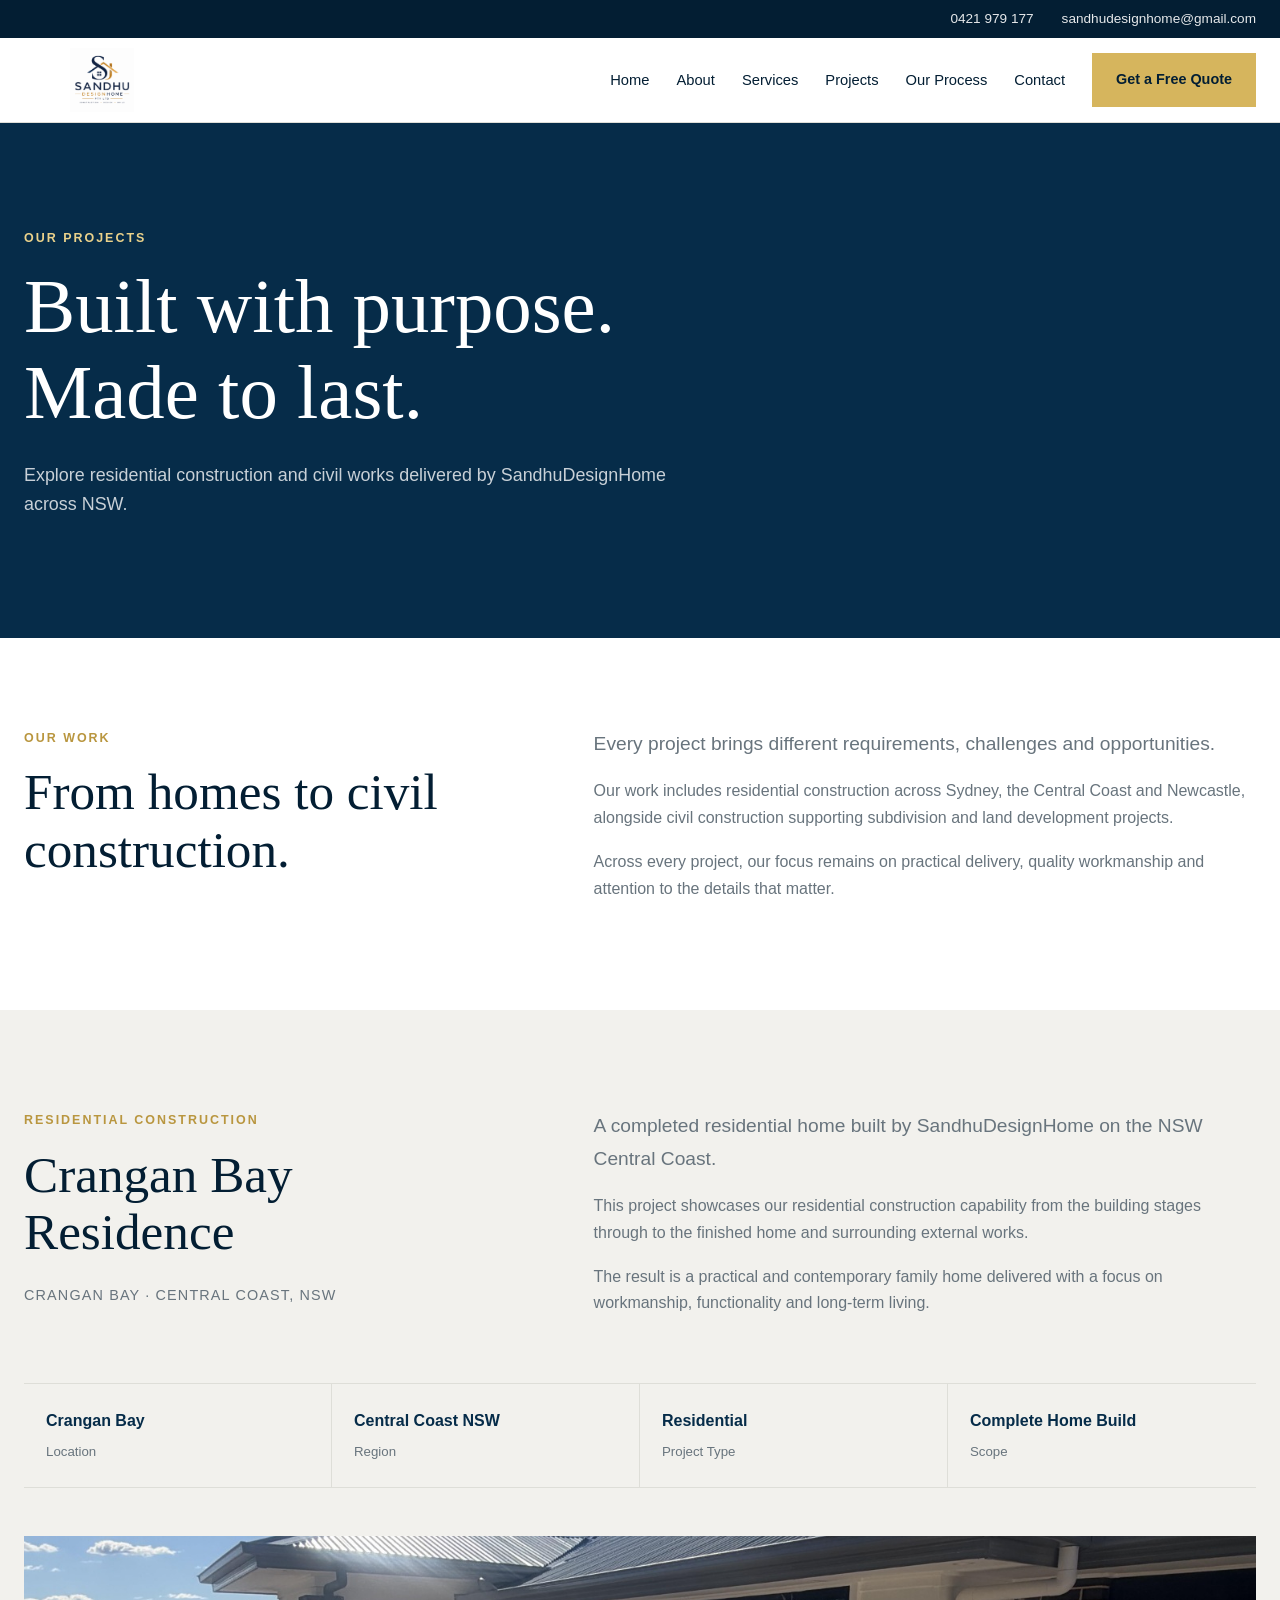
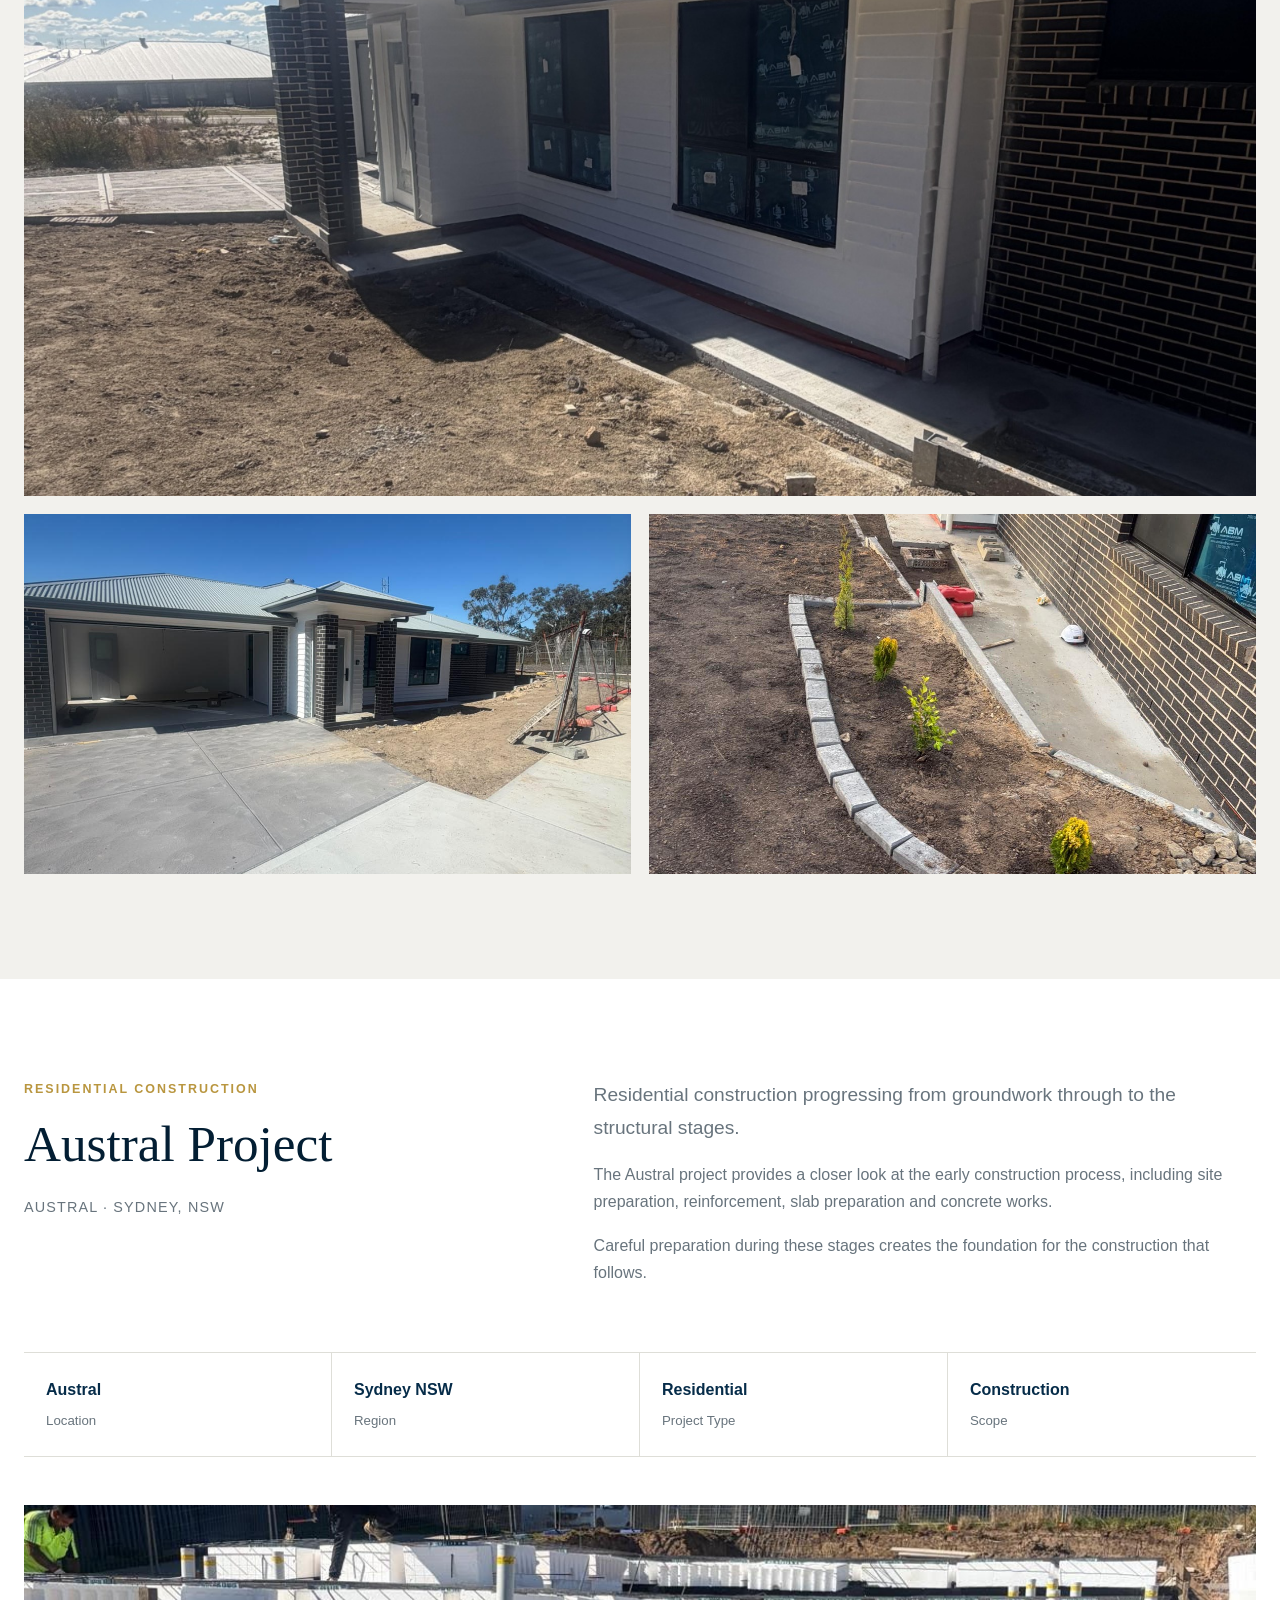
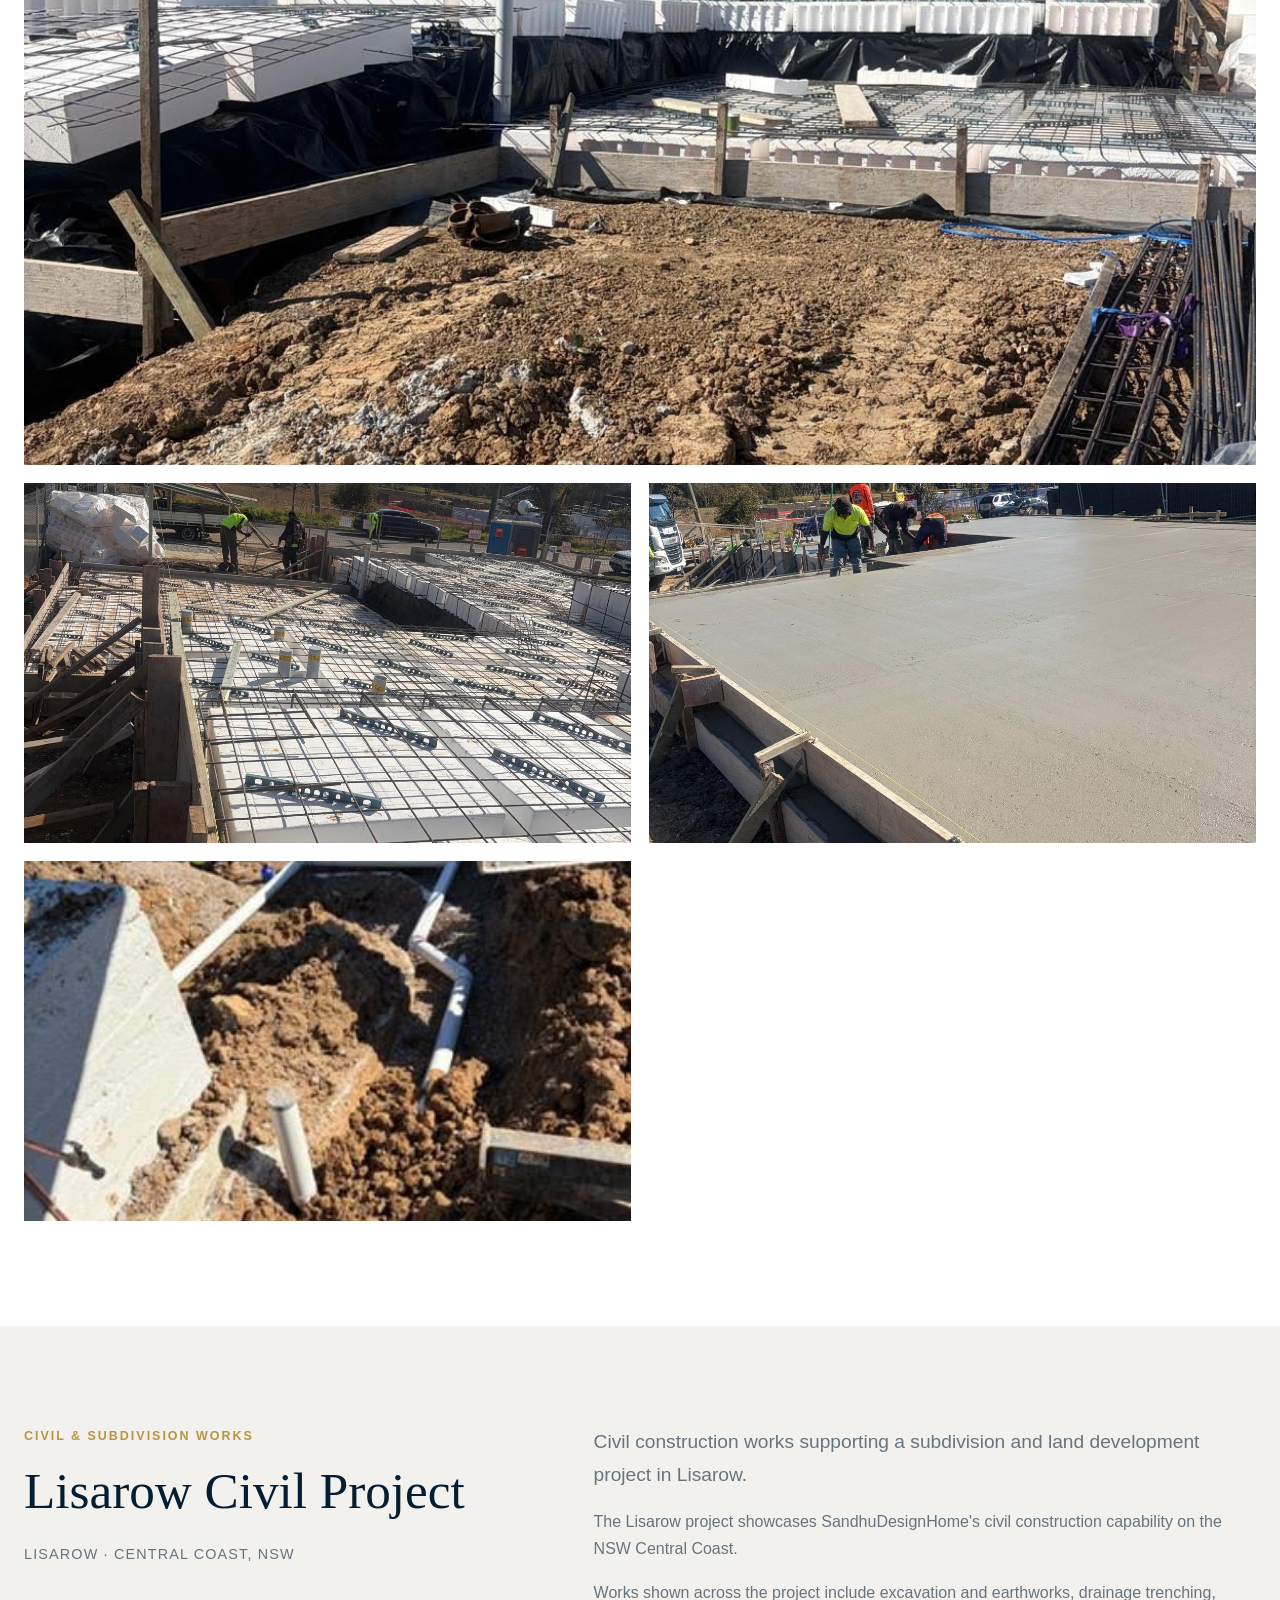
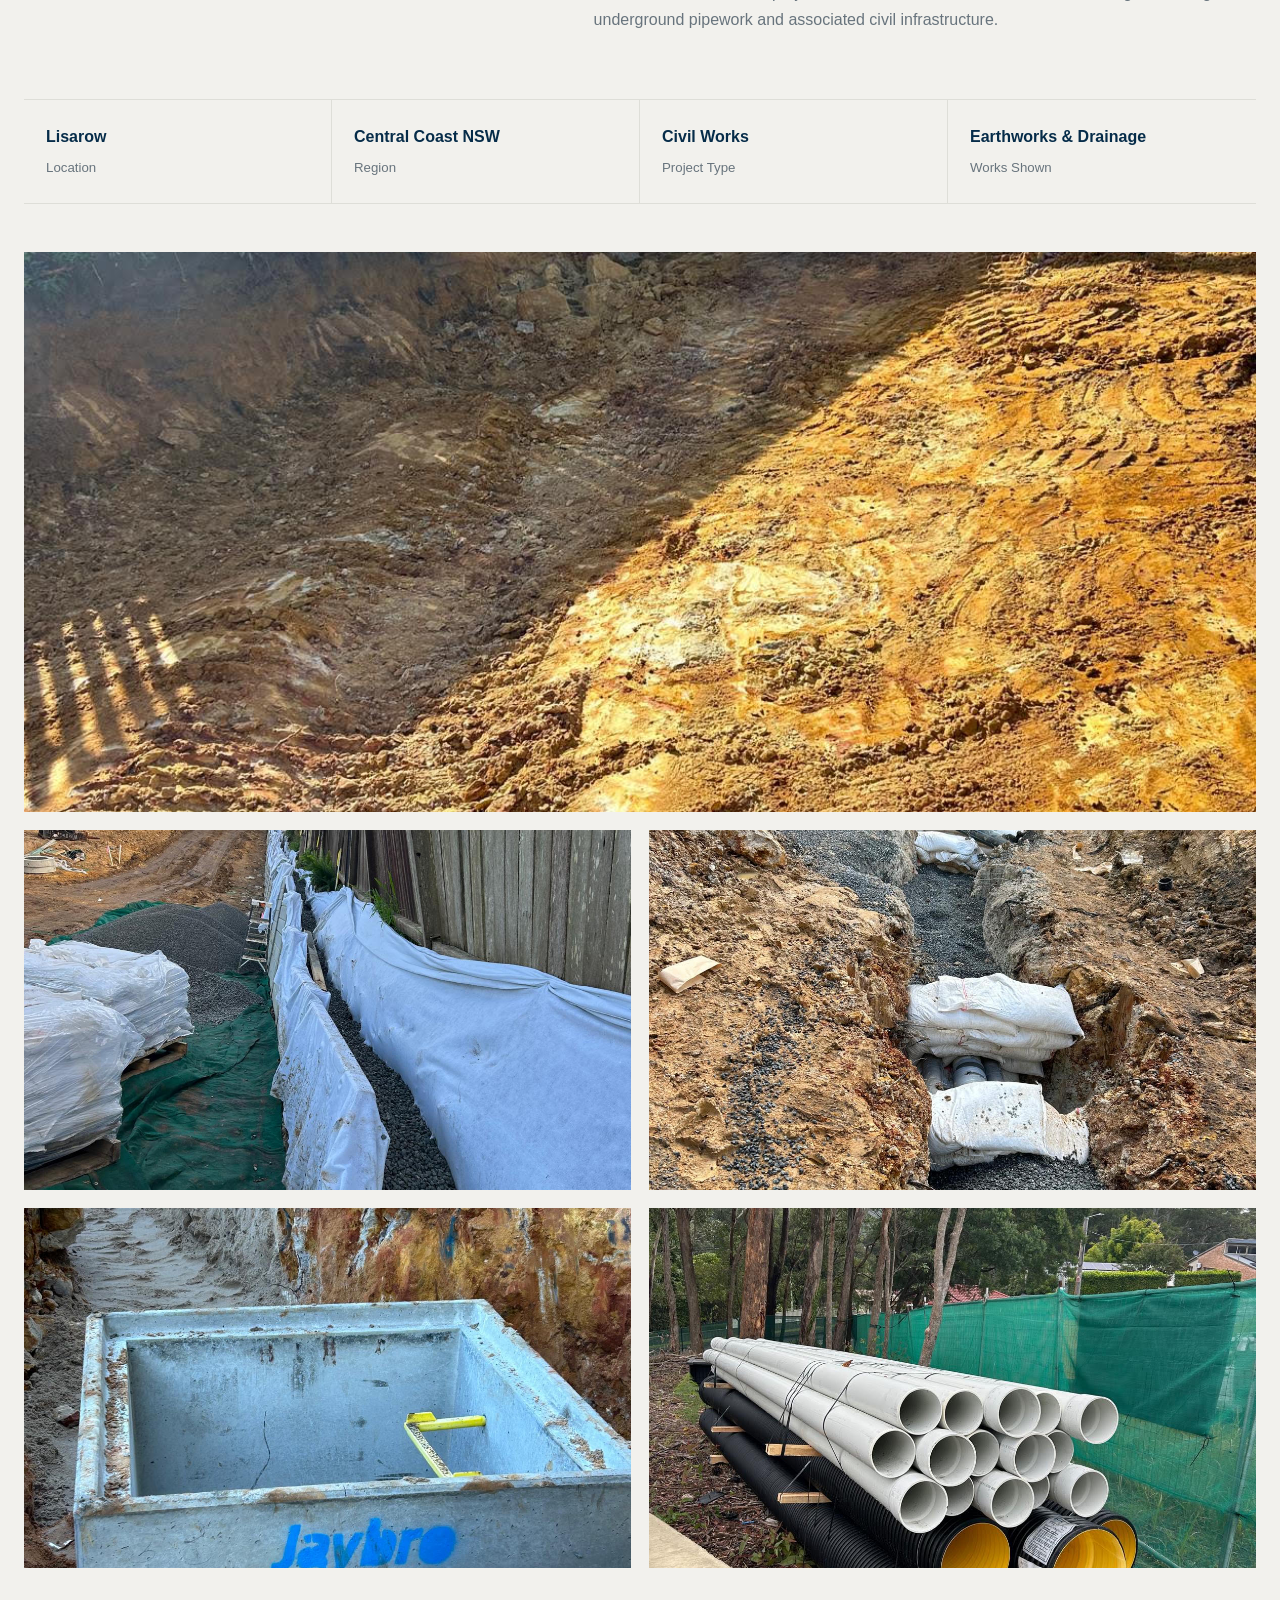
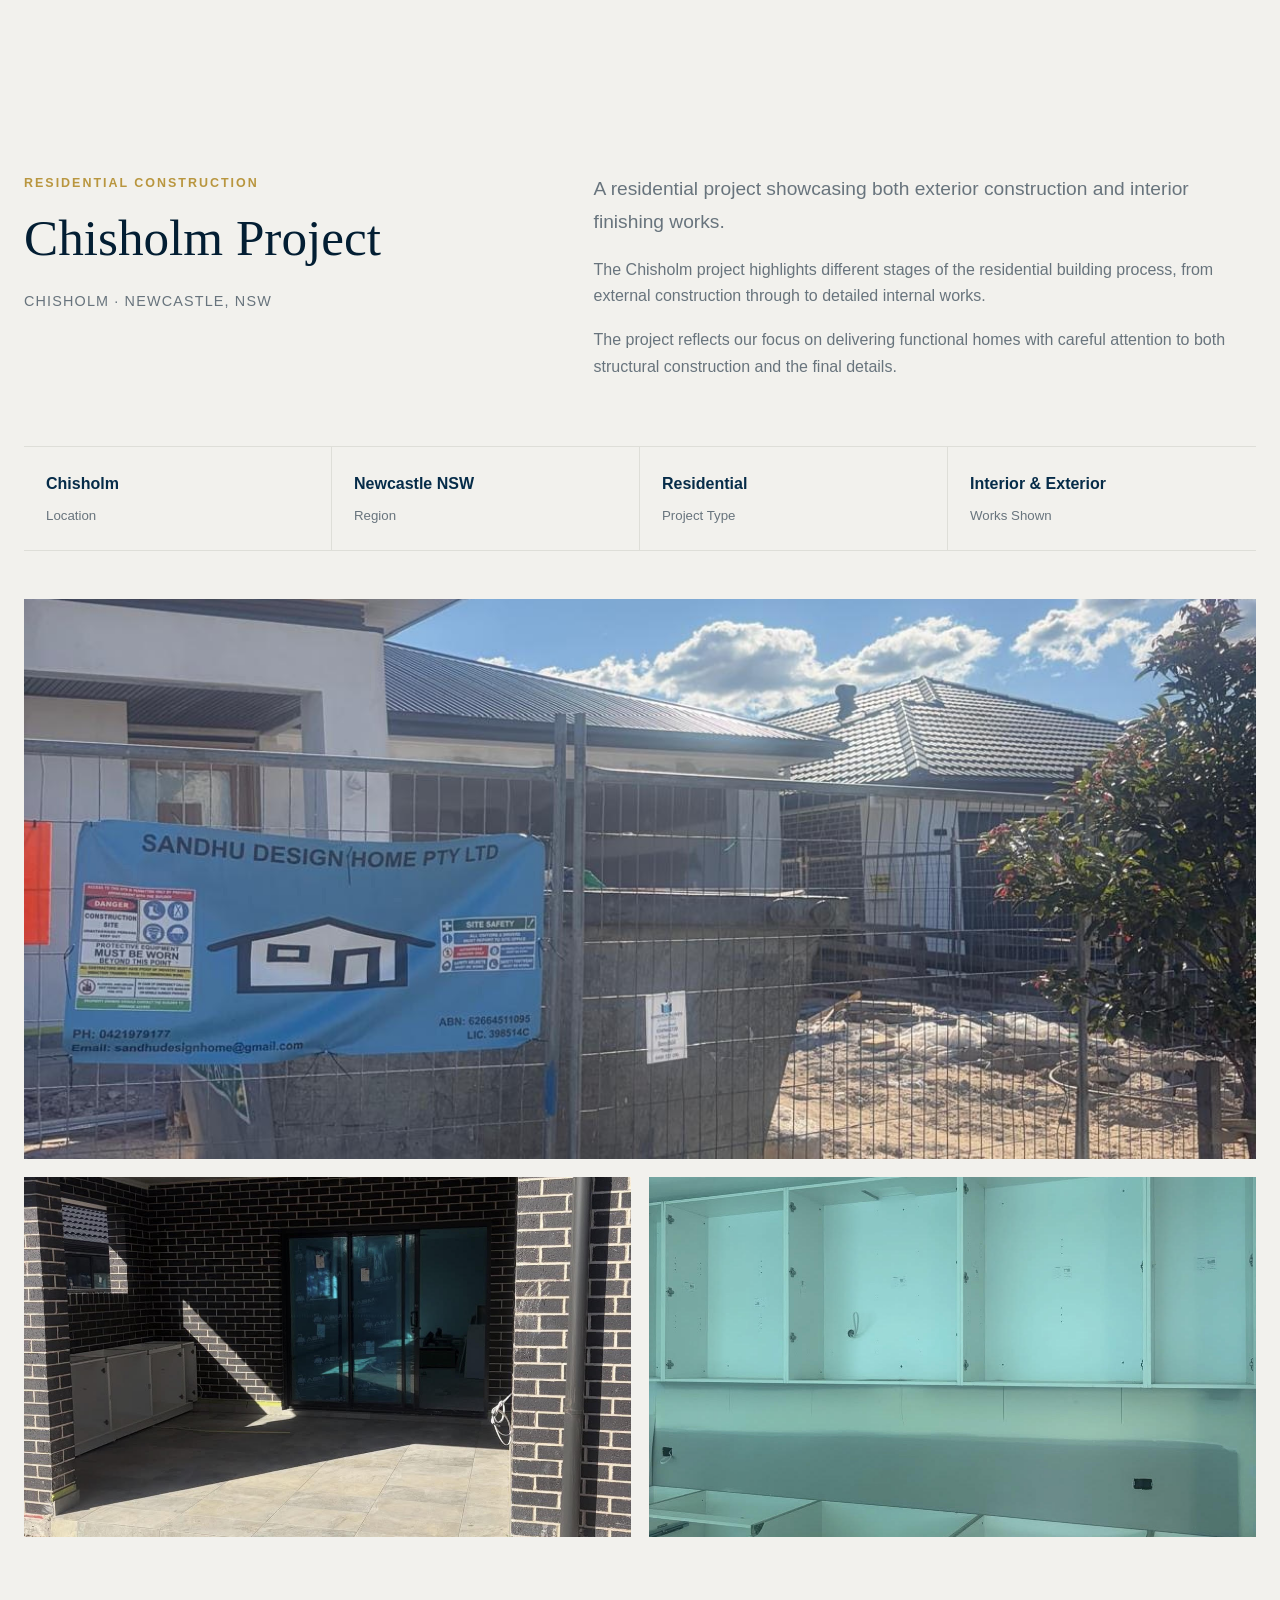
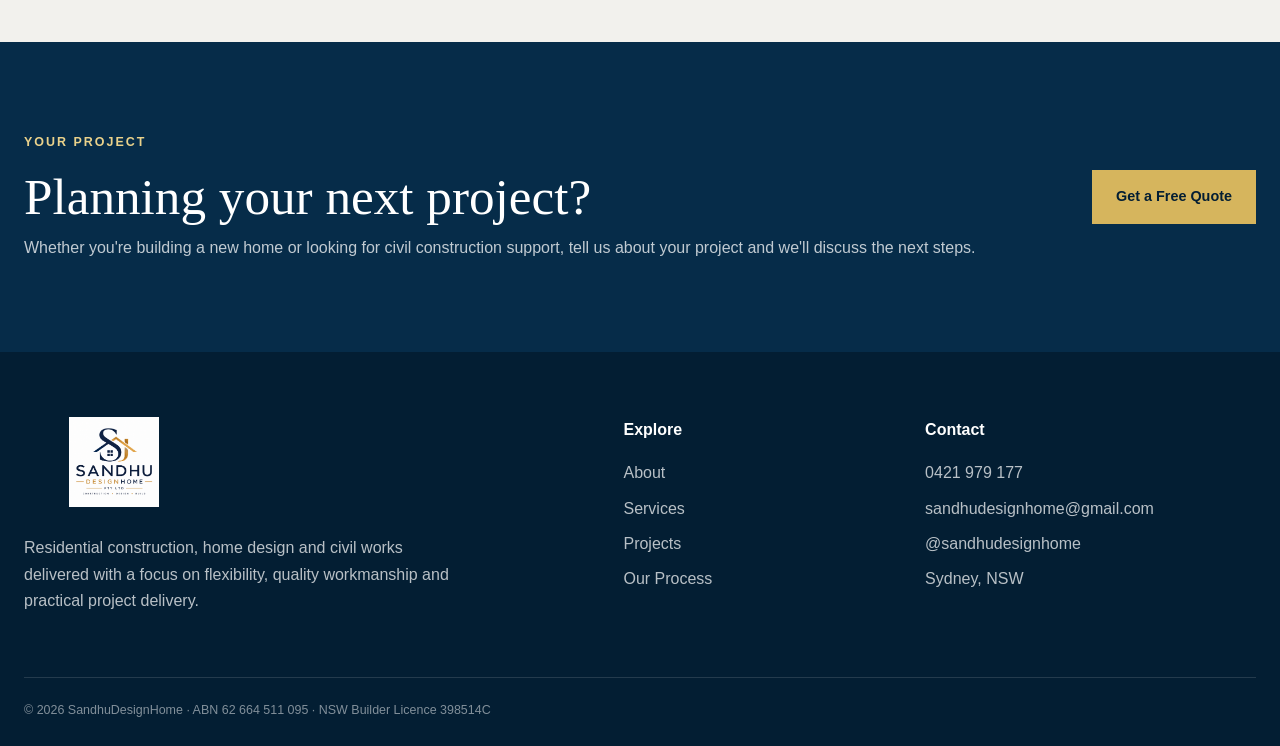
<file: projects/index.html>
<!doctype html>
<html lang="en-AU">

<head>
    <meta charset="utf-8">
    <meta name="viewport" content="width=device-width, initial-scale=1">

    <title>Our Projects | SandhuDesignHome Sydney Builder</title>

    <meta name="description"
        content="Explore SandhuDesignHome residential building and civil construction projects across NSW, including Crangan Bay, Austral, Chisholm and civil subdivision works in Lisarow.">

    <link rel="stylesheet" href="../assets/style.css">
    <link rel="icon" type="image/png" href="../assets/images/logo.png">
</head>


<body>


    <!-- =========================================
         TOP BAR
    ========================================== -->

    <div class="top">

        <div class="wrap">

            <a href="tel:+61421979177">
                0421 979 177
            </a>

            <a href="mailto:sandhudesignhome@gmail.com">
                sandhudesignhome@gmail.com
            </a>

        </div>

    </div>


    <!-- =========================================
         NAVIGATION
    ========================================== -->

    <nav class="nav">

        <div class="wrap navin">

            <a class="brand" href="../">

                <img
                    src="../assets/images/logo.png"
                    alt="SandhuDesignHome">

            </a>


            <button
                class="menu"
                aria-label="Menu"
                aria-expanded="false">
                ☰
            </button>


            <div class="links">

                <a href="../">Home</a>

                <a href="../about/">About</a>

                <a href="../services/">Services</a>

                <a href="../projects/">Projects</a>

                <a href="../process/">Our Process</a>

                <a href="../contact/">Contact</a>

                <a class="btn" href="../contact/">
                    Get a Free Quote
                </a>

            </div>

        </div>

    </nav>


    <!-- =========================================
         PAGE HERO
    ========================================== -->

    <header class="page-hero">

        <div class="wrap">

            <div class="eyebrow">
                Our Projects
            </div>

            <h1>
                Built with purpose.<br>
                Made to last.
            </h1>

            <p>
                Explore residential construction and civil works
                delivered by SandhuDesignHome across NSW.
            </p>

        </div>

    </header>


    <!-- =========================================
         PROJECTS INTRO
    ========================================== -->

    <section>

        <div class="wrap content-grid reveal">

            <div>

                <div class="eyebrow">
                    Our Work
                </div>

                <h2>
                    From homes to civil construction.
                </h2>

            </div>


            <div>

                <p class="lead">
                    Every project brings different requirements,
                    challenges and opportunities.
                </p>

                <p>
                    Our work includes residential construction across
                    Sydney, the Central Coast and Newcastle, alongside
                    civil construction supporting subdivision and land
                    development projects.
                </p>

                <p>
                    Across every project, our focus remains on practical
                    delivery, quality workmanship and attention to the
                    details that matter.
                </p>

            </div>

        </div>

    </section>


    <!-- =========================================
         CRANGAN BAY
    ========================================== -->

    <section class="soft project-showcase">

        <div class="wrap">

            <div class="content-grid reveal">

                <div>

                    <div class="eyebrow">
                        Residential Construction
                    </div>

                    <h2>
                        Crangan Bay Residence
                    </h2>

                    <div class="project-location">
                        Crangan Bay · Central Coast, NSW
                    </div>

                </div>


                <div>

                    <p class="lead">
                        A completed residential home built by
                        SandhuDesignHome on the NSW Central Coast.
                    </p>

                    <p>
                        This project showcases our residential construction
                        capability from the building stages through to the
                        finished home and surrounding external works.
                    </p>

                    <p>
                        The result is a practical and contemporary family
                        home delivered with a focus on workmanship,
                        functionality and long-term living.
                    </p>

                </div>

            </div>


            <!-- PROJECT DETAILS -->

            <div class="project-stats reveal">

                <div>
                    <strong>Crangan Bay</strong>
                    <span>Location</span>
                </div>

                <div>
                    <strong>Central Coast NSW</strong>
                    <span>Region</span>
                </div>

                <div>
                    <strong>Residential</strong>
                    <span>Project Type</span>
                </div>

                <div>
                    <strong>Complete Home Build</strong>
                    <span>Scope</span>
                </div>

            </div>


            <!-- PROJECT GALLERY -->

            <div class="portfolio-gallery reveal">

                <figure class="portfolio-main">

                    <img
                        src="../assets/images/crangan-bay-1.jpeg"
                        alt="Completed Crangan Bay residence built by SandhuDesignHome"
                        loading="lazy">

                </figure>


                <figure>

                    <img
                        src="../assets/images/crangan-bay-2.jpeg"
                        alt="Crangan Bay residential project by SandhuDesignHome"
                        loading="lazy">

                </figure>


                <figure>

                    <img
                        src="../assets/images/crangan-bay-3.jpeg"
                        alt="Completed landscaping at Crangan Bay residence"
                        loading="lazy">

                </figure>

            </div>

        </div>

    </section>


    <!-- =========================================
         AUSTRAL PROJECT
    ========================================== -->

    <section class="project-showcase">

        <div class="wrap">

            <div class="content-grid reveal">

                <div>

                    <div class="eyebrow">
                        Residential Construction
                    </div>

                    <h2>
                        Austral Project
                    </h2>

                    <div class="project-location">
                        Austral · Sydney, NSW
                    </div>

                </div>


                <div>

                    <p class="lead">
                        Residential construction progressing from
                        groundwork through to the structural stages.
                    </p>

                    <p>
                        The Austral project provides a closer look at
                        the early construction process, including site
                        preparation, reinforcement, slab preparation
                        and concrete works.
                    </p>

                    <p>
                        Careful preparation during these stages creates
                        the foundation for the construction that follows.
                    </p>

                </div>

            </div>


            <!-- PROJECT DETAILS -->

            <div class="project-stats reveal">

                <div>
                    <strong>Austral</strong>
                    <span>Location</span>
                </div>

                <div>
                    <strong>Sydney NSW</strong>
                    <span>Region</span>
                </div>

                <div>
                    <strong>Residential</strong>
                    <span>Project Type</span>
                </div>

                <div>
                    <strong>Construction</strong>
                    <span>Scope</span>
                </div>

            </div>


            <!-- PROJECT GALLERY -->

            <div class="portfolio-gallery reveal">

                <figure class="portfolio-main">

                    <img
                        src="../assets/images/austral-1.jpeg"
                        alt="Residential construction works at Austral NSW"
                        loading="lazy">

                </figure>


                <figure>

                    <img
                        src="../assets/images/austral-2.jpeg"
                        alt="Steel reinforcement and slab preparation at Austral project"
                        loading="lazy">

                </figure>


                <figure>

                    <img
                        src="../assets/images/austral-3.jpeg"
                        alt="Concrete slab construction at Austral residential project"
                        loading="lazy">

                </figure>


                <figure>

                    <img
                        src="../assets/images/austral-4.jpeg"
                        alt="In-ground construction services at Austral residential project"
                        loading="lazy">

                </figure>

            </div>

        </div>

    </section>

<!-- =========================================
     LISAROW CIVIL PROJECT
========================================== -->

<section class="soft project-showcase">

    <div class="wrap">

        <div class="content-grid reveal">

            <div>

                <div class="eyebrow">
                    Civil & Subdivision Works
                </div>

                <h2>
                    Lisarow Civil Project
                </h2>

                <div class="project-location">
                    Lisarow · Central Coast, NSW
                </div>

            </div>


            <div>

                <p class="lead">
                    Civil construction works supporting a subdivision
                    and land development project in Lisarow.
                </p>

                <p>
                    The Lisarow project showcases SandhuDesignHome's
                    civil construction capability on the NSW Central Coast.
                </p>

                <p>
                    Works shown across the project include excavation
                    and earthworks, drainage trenching, underground
                    pipework and associated civil infrastructure.
                </p>

            </div>

        </div>


        <!-- PROJECT DETAILS -->

        <div class="project-stats reveal">

            <div>
                <strong>Lisarow</strong>
                <span>Location</span>
            </div>

            <div>
                <strong>Central Coast NSW</strong>
                <span>Region</span>
            </div>

            <div>
                <strong>Civil Works</strong>
                <span>Project Type</span>
            </div>

            <div>
                <strong>Earthworks & Drainage</strong>
                <span>Works Shown</span>
            </div>

        </div>


        <!-- PROJECT GALLERY -->

        <div class="portfolio-gallery reveal">

            <figure class="portfolio-main">

                <img
                    src="../assets/images/lisarow-1.jpg"
                    alt="Civil excavation and earthworks at Lisarow NSW"
                    loading="lazy">

            </figure>


            <figure>

                <img
                    src="../assets/images/lisarow-2.jpg"
                    alt="Civil drainage works at Lisarow NSW"
                    loading="lazy">

            </figure>


            <figure>

                <img
                    src="../assets/images/lisarow-3.jpg"
                    alt="Underground civil works at Lisarow NSW"
                    loading="lazy">

            </figure>


            <figure>

                <img
                    src="../assets/images/lisarow-4.jpg"
                    alt="Civil infrastructure works at Lisarow NSW"
                    loading="lazy">

            </figure>


            <figure>

                <img
                    src="../assets/images/lisarow-5.jpg"
                    alt="Civil pipework for the Lisarow project"
                    loading="lazy">

            </figure>

        </div>

    </div>

</section>

    <!-- =========================================
         CHISHOLM PROJECT
    ========================================== -->

    <section class="soft project-showcase">

        <div class="wrap">

            <div class="content-grid reveal">

                <div>

                    <div class="eyebrow">
                        Residential Construction
                    </div>

                    <h2>
                        Chisholm Project
                    </h2>

                    <div class="project-location">
                        Chisholm · Newcastle, NSW
                    </div>

                </div>


                <div>

                    <p class="lead">
                        A residential project showcasing both exterior
                        construction and interior finishing works.
                    </p>

                    <p>
                        The Chisholm project highlights different stages
                        of the residential building process, from external
                        construction through to detailed internal works.
                    </p>

                    <p>
                        The project reflects our focus on delivering
                        functional homes with careful attention to both
                        structural construction and the final details.
                    </p>

                </div>

            </div>


            <!-- PROJECT DETAILS -->

            <div class="project-stats reveal">

                <div>
                    <strong>Chisholm</strong>
                    <span>Location</span>
                </div>

                <div>
                    <strong>Newcastle NSW</strong>
                    <span>Region</span>
                </div>

                <div>
                    <strong>Residential</strong>
                    <span>Project Type</span>
                </div>

                <div>
                    <strong>Interior & Exterior</strong>
                    <span>Works Shown</span>
                </div>

            </div>


            <!-- PROJECT GALLERY -->

            <div class="portfolio-gallery reveal">

                <figure class="portfolio-main">

                    <img
                        src="../assets/images/chisholm-1.jpeg"
                        alt="Chisholm residential construction project by SandhuDesignHome"
                        loading="lazy">

                </figure>


                <figure>

                    <img
                        src="../assets/images/chisholm-2.png"
                        alt="Exterior and alfresco construction at Chisholm project"
                        loading="lazy">

                </figure>


                <figure>

                    <img
                        src="../assets/images/chisholm-3.png"
                        alt="Kitchen cabinetry installation at Chisholm residential project"
                        loading="lazy">

                </figure>

            </div>

        </div>

    </section>


    <!-- =========================================
         PROJECT CTA
    ========================================== -->

    <section class="cta">

        <div class="wrap">

            <div>

                <div class="eyebrow">
                    Your Project
                </div>

                <h2>
                    Planning your next project?
                </h2>

                <p>
                    Whether you're building a new home or looking for
                    civil construction support, tell us about your
                    project and we'll discuss the next steps.
                </p>

            </div>


            <a class="btn" href="../contact/">
                Get a Free Quote
            </a>

        </div>

    </section>


    <!-- =========================================
         FOOTER
    ========================================== -->

    <footer class="footer">

        <div class="wrap">

            <div class="footgrid">


                <div>

                    <img
                        src="../assets/images/logo.png"
                        alt="SandhuDesignHome">

                    <p>
                        Residential construction, home design and civil
                        works delivered with a focus on flexibility,
                        quality workmanship and practical project delivery.
                    </p>

                </div>


                <div>

                    <h4>
                        Explore
                    </h4>

                    <a href="../about/">
                        About
                    </a>

                    <a href="../services/">
                        Services
                    </a>

                    <a href="../projects/">
                        Projects
                    </a>

                    <a href="../process/">
                        Our Process
                    </a>

                </div>


                <div>

                    <h4>
                        Contact
                    </h4>

                    <a href="tel:+61421979177">
                        0421 979 177
                    </a>

                    <a href="mailto:sandhudesignhome@gmail.com">
                        sandhudesignhome@gmail.com
                    </a>

                    <a
                        href="https://www.instagram.com/sandhudesignhome/"
                        target="_blank"
                        rel="noopener">
                        @sandhudesignhome
                    </a>

                    <p>
                        Sydney, NSW
                    </p>

                </div>

            </div>


            <div class="legal">

                © 2026 SandhuDesignHome
                · ABN 62 664 511 095
                · NSW Builder Licence 398514C

            </div>

        </div>

    </footer>


    <script src="../assets/script.js"></script>


</body>

</html>
</file>
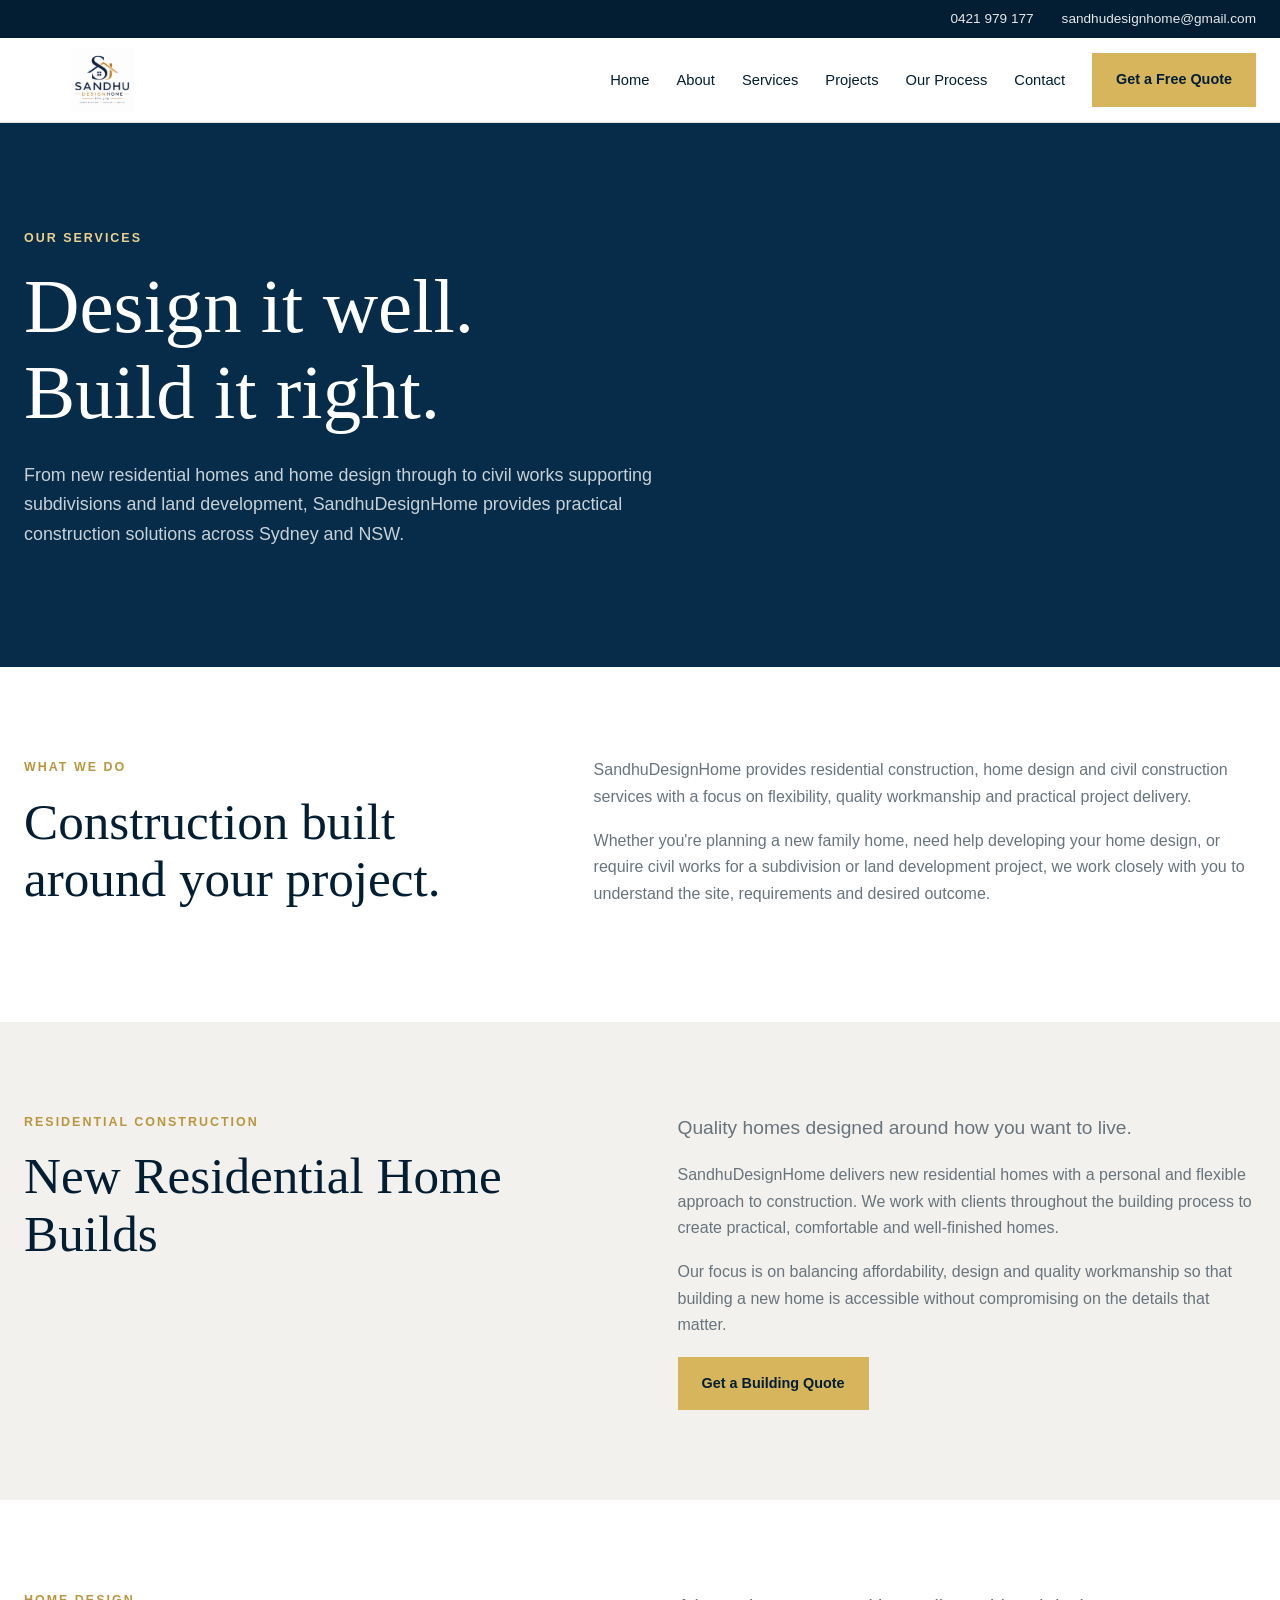
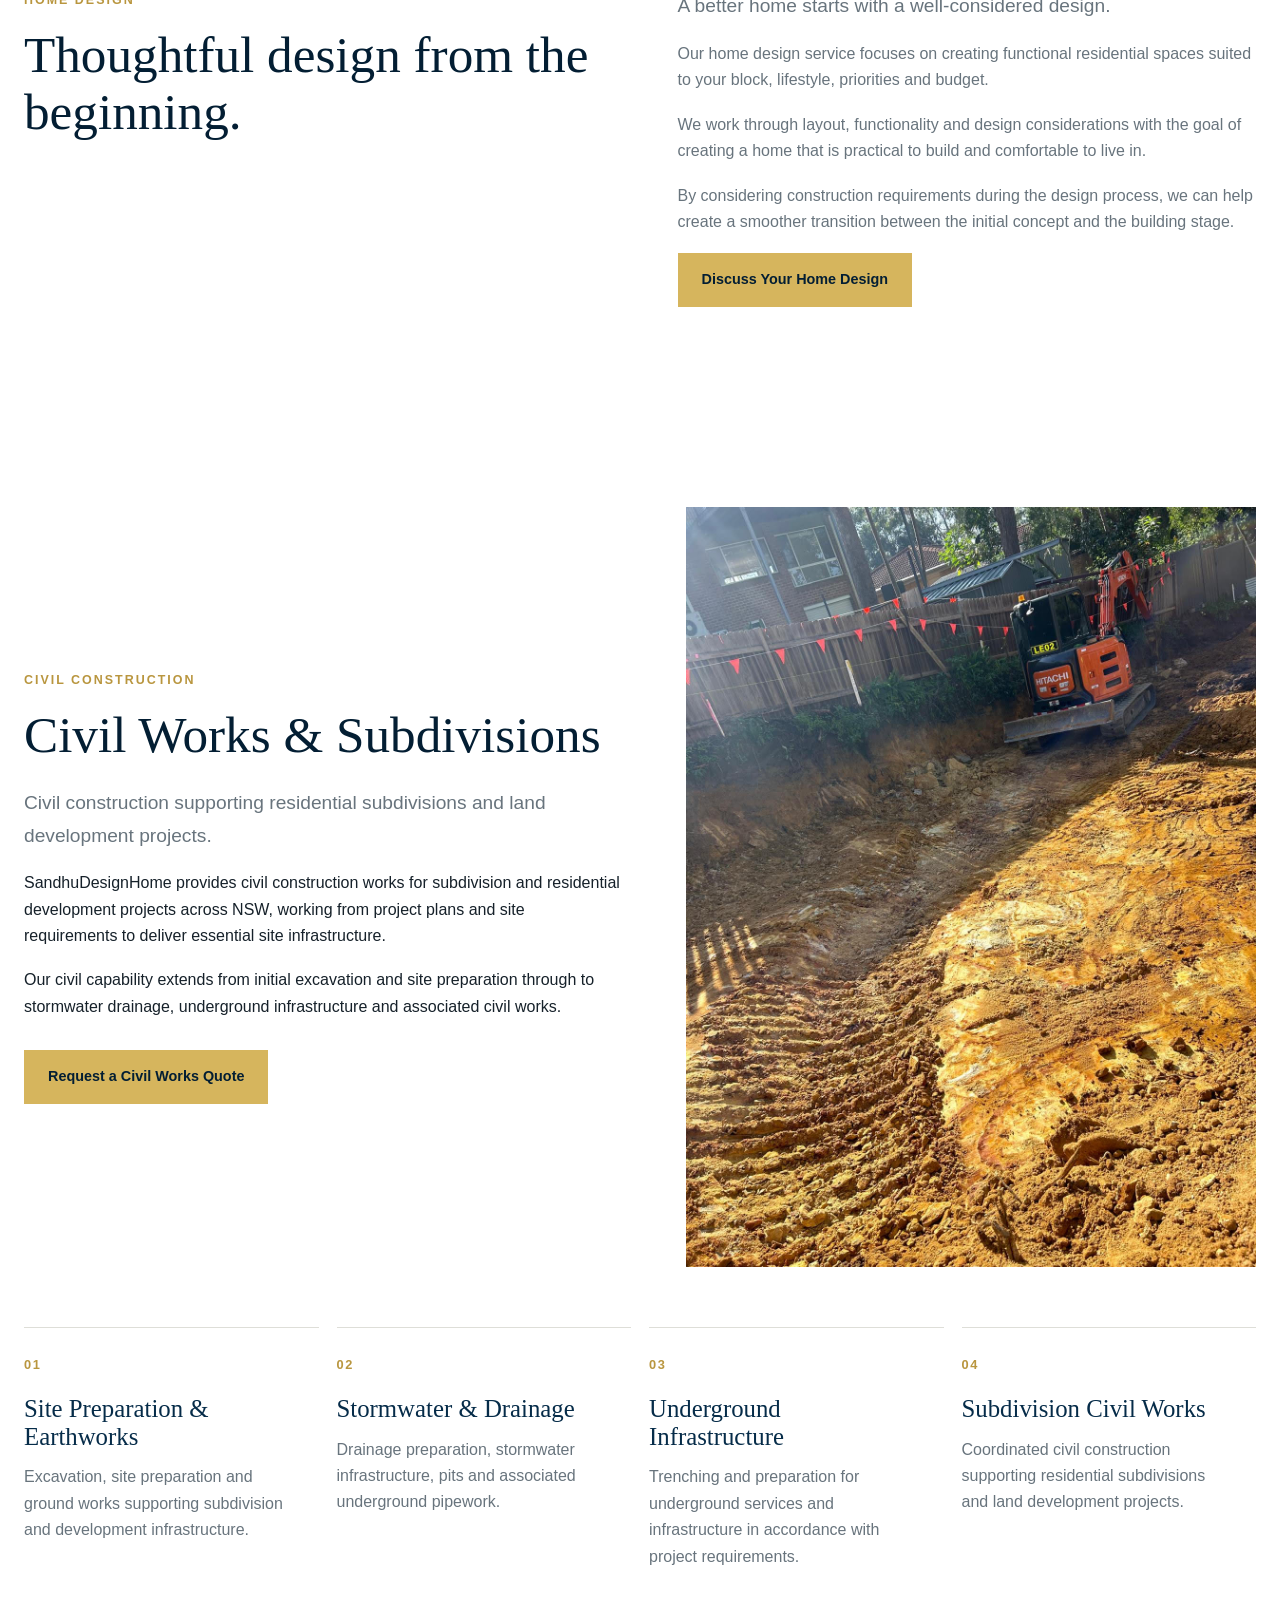
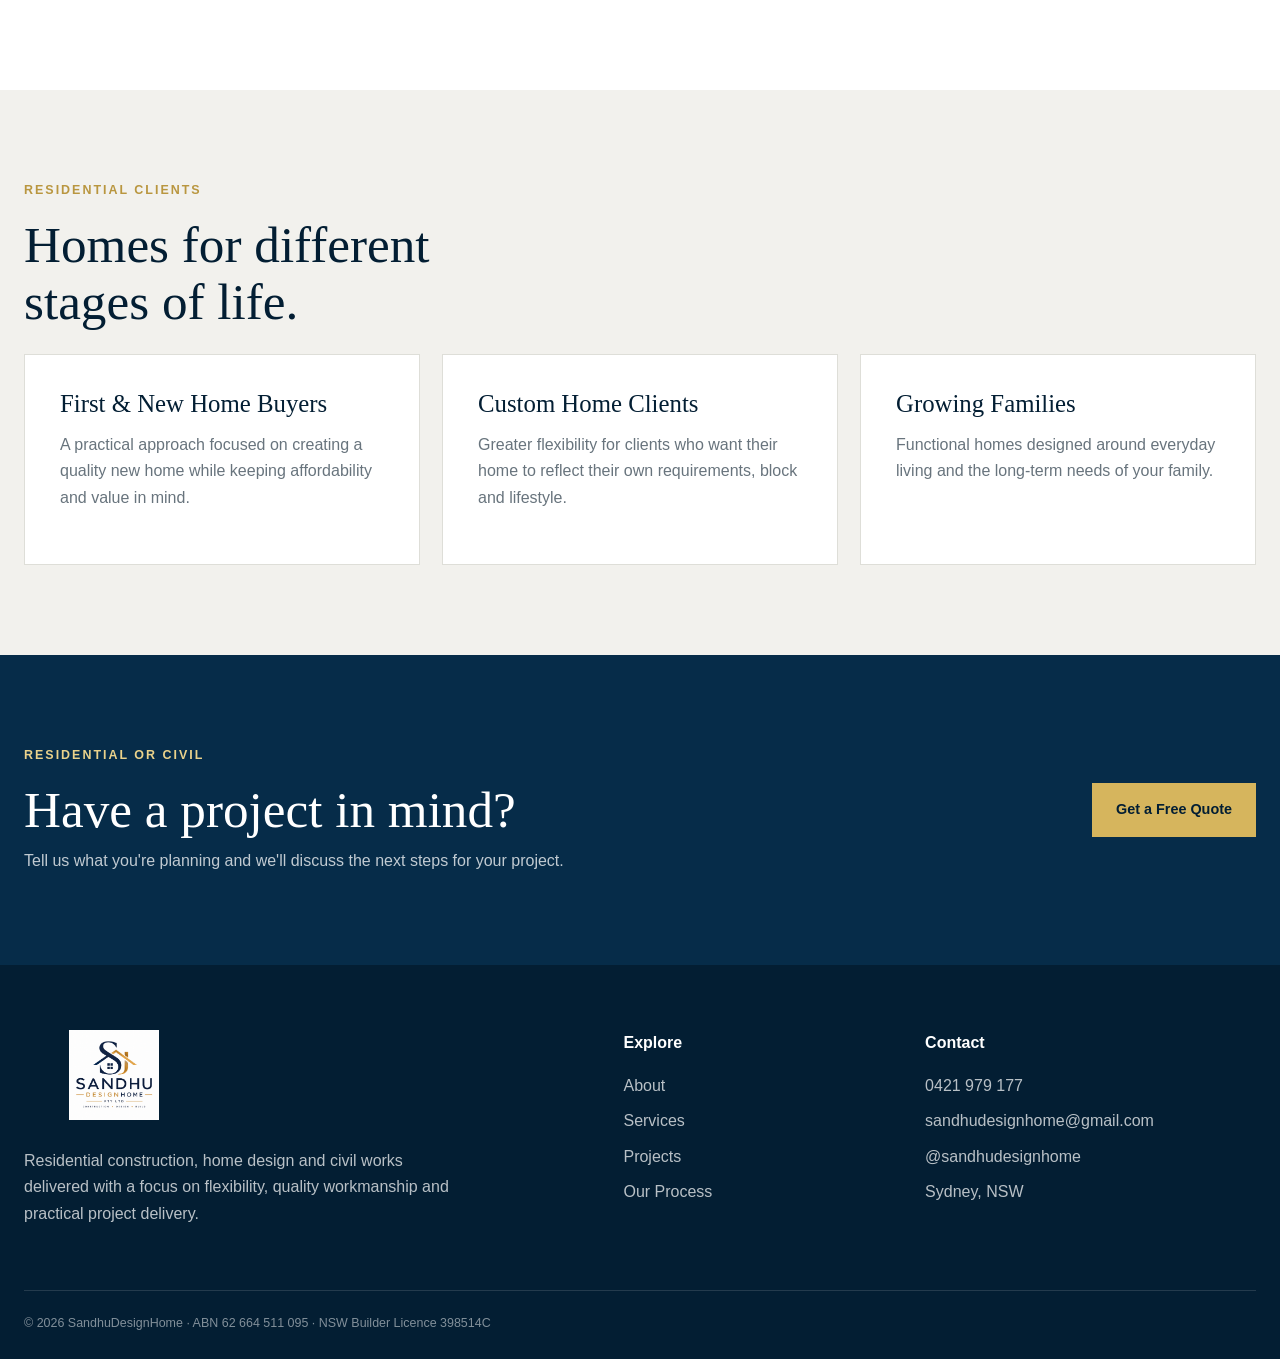
<file: services/index.html>
<!doctype html>
<html lang="en-AU">

<head>
    <meta charset="utf-8">
    <meta name="viewport" content="width=device-width, initial-scale=1">

    <title>Residential Building & Civil Works | SandhuDesignHome Sydney</title>

    <meta name="description"
        content="SandhuDesignHome provides new home construction, home design, design and build services, and civil works for subdivisions across Sydney and NSW.">

    <link rel="stylesheet" href="../assets/style.css">
    <link rel="icon" type="image/png" href="../assets/images/logo.png">
</head>


<body>


    <!-- =========================================
         TOP BAR
    ========================================== -->

    <div class="top">

        <div class="wrap">

            <a href="tel:+61421979177">
                0421 979 177
            </a>

            <a href="mailto:sandhudesignhome@gmail.com">
                sandhudesignhome@gmail.com
            </a>

        </div>

    </div>


    <!-- =========================================
         NAVIGATION
    ========================================== -->

    <nav class="nav">

        <div class="wrap navin">

            <a class="brand" href="../">

                <img
                    src="../assets/images/logo.png"
                    alt="SandhuDesignHome">

            </a>


            <button
                class="menu"
                aria-label="Menu"
                aria-expanded="false">
                ☰
            </button>


            <div class="links">

                <a href="../">Home</a>

                <a href="../about/">About</a>

                <a href="../services/">Services</a>

                <a href="../projects/">Projects</a>

                <a href="../process/">Our Process</a>

                <a href="../contact/">Contact</a>

                <a class="btn" href="../contact/">
                    Get a Free Quote
                </a>

            </div>

        </div>

    </nav>


    <!-- =========================================
         PAGE HERO
    ========================================== -->

    <header class="page-hero">

        <div class="wrap">

            <div class="eyebrow">
                Our Services
            </div>

            <h1>
                Design it well.<br>
                Build it right.
            </h1>

            <p>
                From new residential homes and home design through to
                civil works supporting subdivisions and land development,
                SandhuDesignHome provides practical construction solutions
                across Sydney and NSW.
            </p>

        </div>

    </header>


    <!-- =========================================
         SERVICES INTRO
    ========================================== -->

    <section>

        <div class="wrap content-grid reveal">

            <div>

                <div class="eyebrow">
                    What We Do
                </div>

                <h2>
                    Construction built around your project.
                </h2>

            </div>


            <div>

                <p>
                    SandhuDesignHome provides residential construction,
                    home design and civil construction services with a
                    focus on flexibility, quality workmanship and practical
                    project delivery.
                </p>

                <p>
                    Whether you're planning a new family home, need help
                    developing your home design, or require civil works
                    for a subdivision or land development project, we
                    work closely with you to understand the site,
                    requirements and desired outcome.
                </p>

            </div>

        </div>

    </section>


    <!-- =========================================
         NEW HOME BUILDS
    ========================================== -->

    <section class="soft">

        <div class="wrap split reveal">

            <div>

                <div class="eyebrow">
                    Residential Construction
                </div>

                <h2>
                    New Residential Home Builds
                </h2>

            </div>


            <div class="copy">

                <p class="lead">
                    Quality homes designed around how you want to live.
                </p>

                <p>
                    SandhuDesignHome delivers new residential homes with
                    a personal and flexible approach to construction.
                    We work with clients throughout the building process
                    to create practical, comfortable and well-finished
                    homes.
                </p>

                <p>
                    Our focus is on balancing affordability, design and
                    quality workmanship so that building a new home is
                    accessible without compromising on the details that
                    matter.
                </p>

                <a class="btn" href="../contact/">
                    Get a Building Quote
                </a>

            </div>

        </div>

    </section>


    <!-- =========================================
         HOME DESIGN
    ========================================== -->

    <section>

        <div class="wrap split reveal">

            <div>

                <div class="eyebrow">
                    Home Design
                </div>

                <h2>
                    Thoughtful design from the beginning.
                </h2>

            </div>


            <div class="copy">

                <p class="lead">
                    A better home starts with a well-considered design.
                </p>

                <p>
                    Our home design service focuses on creating functional
                    residential spaces suited to your block, lifestyle,
                    priorities and budget.
                </p>

                <p>
                    We work through layout, functionality and design
                    considerations with the goal of creating a home that
                    is practical to build and comfortable to live in.
                </p>

                <p>
                    By considering construction requirements during the
                    design process, we can help create a smoother transition
                    between the initial concept and the building stage.
                </p>

                <a class="btn" href="../contact/">
                    Discuss Your Home Design
                </a>

            </div>

        </div>

    </section>



    <!-- =========================================
         CIVIL WORKS & SUBDIVISIONS
    ========================================== -->

    <section>

        <div class="wrap">

            <div class="service-feature reveal">


                <!-- CIVIL COPY -->

                <div class="service-feature-copy">

                    <div class="eyebrow">
                        Civil Construction
                    </div>

                    <h2>
                        Civil Works & Subdivisions
                    </h2>

                    <p class="lead">
                        Civil construction supporting residential
                        subdivisions and land development projects.
                    </p>

                    <p>
                        SandhuDesignHome provides civil construction works
                        for subdivision and residential development projects
                        across NSW, working from project plans and site
                        requirements to deliver essential site infrastructure.
                    </p>

                    <p>
                        Our civil capability extends from initial excavation
                        and site preparation through to stormwater drainage,
                        underground infrastructure and associated civil works.
                    </p>

                    <a class="btn" href="../contact/">
                        Request a Civil Works Quote
                    </a>

                </div>


                <!-- CIVIL IMAGE -->

                <div class="service-feature-image">

                    <img
                        src="../assets/images/lisarow-1.jpg"
                        alt="Civil excavation and subdivision works by SandhuDesignHome in Lisarow NSW"
                        loading="lazy">

                </div>

            </div>


            <!-- CIVIL CAPABILITIES -->

            <div class="civil-services-grid reveal">


                <div class="civil-service">

                    <span>
                        01
                    </span>

                    <h3>
                        Site Preparation & Earthworks
                    </h3>

                    <p>
                        Excavation, site preparation and ground works
                        supporting subdivision and development
                        infrastructure.
                    </p>

                </div>


                <div class="civil-service">

                    <span>
                        02
                    </span>

                    <h3>
                        Stormwater & Drainage
                    </h3>

                    <p>
                        Drainage preparation, stormwater infrastructure,
                        pits and associated underground pipework.
                    </p>

                </div>


                <div class="civil-service">

                    <span>
                        03
                    </span>

                    <h3>
                        Underground Infrastructure
                    </h3>

                    <p>
                        Trenching and preparation for underground services
                        and infrastructure in accordance with project
                        requirements.
                    </p>

                </div>


                <div class="civil-service">

                    <span>
                        04
                    </span>

                    <h3>
                        Subdivision Civil Works
                    </h3>

                    <p>
                        Coordinated civil construction supporting
                        residential subdivisions and land development
                        projects.
                    </p>

                </div>

            </div>

        </div>

    </section>


    <!-- =========================================
         WHO WE BUILD FOR
    ========================================== -->

    <section class="soft">

        <div class="wrap">

            <div class="content-grid reveal">

                <div>

                    <div class="eyebrow">
                        Residential Clients
                    </div>

                    <h2>
                        Homes for different stages of life.
                    </h2>

                </div>


                <div>

                  

                </div>

            </div>


            <div class="cards reveal">

                <div class="card">

                    <h3>
                        First & New Home Buyers
                    </h3>

                    <p>
                        A practical approach focused on creating a quality
                        new home while keeping affordability and value in mind.
                    </p>

                </div>


                <div class="card">

                    <h3>
                        Custom Home Clients
                    </h3>

                    <p>
                        Greater flexibility for clients who want their
                        home to reflect their own requirements, block and
                        lifestyle.
                    </p>

                </div>


                <div class="card">

                    <h3>
                        Growing Families
                    </h3>

                    <p>
                        Functional homes designed around everyday living
                        and the long-term needs of your family.
                    </p>

                </div>

            </div>

        </div>

    </section>


    <!-- =========================================
         CTA
    ========================================== -->

    <section class="cta">

        <div class="wrap">

            <div>

                <div class="eyebrow">
                    Residential or Civil
                </div>

                <h2>
                    Have a project in mind?
                </h2>

                <p>
                    Tell us what you're planning and we'll discuss the
                    next steps for your project.
                </p>

            </div>


            <a class="btn" href="../contact/">
                Get a Free Quote
            </a>

        </div>

    </section>


    <!-- =========================================
         FOOTER
    ========================================== -->

    <footer class="footer">

        <div class="wrap">

            <div class="footgrid">


                <div>

                    <img
                        src="../assets/images/logo.png"
                        alt="SandhuDesignHome">

                    <p>
                        Residential construction, home design and civil
                        works delivered with a focus on flexibility,
                        quality workmanship and practical project delivery.
                    </p>

                </div>


                <div>

                    <h4>
                        Explore
                    </h4>

                    <a href="../about/">
                        About
                    </a>

                    <a href="../services/">
                        Services
                    </a>

                    <a href="../projects/">
                        Projects
                    </a>

                    <a href="../process/">
                        Our Process
                    </a>

                </div>


                <div>

                    <h4>
                        Contact
                    </h4>

                    <a href="tel:+61421979177">
                        0421 979 177
                    </a>

                    <a href="mailto:sandhudesignhome@gmail.com">
                        sandhudesignhome@gmail.com
                    </a>

                    <a
                        href="https://www.instagram.com/sandhudesignhome/"
                        target="_blank"
                        rel="noopener">
                        @sandhudesignhome
                    </a>

                    <p>
                        Sydney, NSW
                    </p>

                </div>

            </div>


            <div class="legal">

                © 2026 SandhuDesignHome
                · ABN 62 664 511 095
                · NSW Builder Licence 398514C

            </div>

        </div>

    </footer>


    <script src="../assets/script.js"></script>


</body>

</html>
</file>
<file: assets/style.css>
/* =========================================
   SANDHUDESIGNHOME
========================================= */

:root {

    --navy: #062c49;
    --navy-dark: #031e33;
    --navy-light: #0c3d60;

    --gold: #d6b55d;
    --gold-dark: #b9963f;
    --gold-light: #ead28b;

    --white: #ffffff;
    --off-white: #f8f7f3;
    --soft: #f2f1ed;

    --text: #16212a;
    --muted: #68747d;
    --border: #deded8;

    --max-width: 1240px;
}


/* =========================================
   RESET
========================================= */

* {
    margin: 0;
    padding: 0;
    box-sizing: border-box;
}

html {
    scroll-behavior: smooth;
}

body {
    font-family: Arial, Helvetica, sans-serif;
    color: var(--text);
    background: var(--white);
    line-height: 1.65;
}

img {
    max-width: 100%;
}

a {
    color: inherit;
    text-decoration: none;
}

button,
input,
textarea,
select {
    font: inherit;
}


/* =========================================
   GLOBAL LAYOUT
========================================= */

.wrap {
    width: min(calc(100% - 48px), var(--max-width));
    margin: 0 auto;
}

section {
    padding: 90px 0;
}

.soft {
    background: var(--soft);
}

.eyebrow {
    color: var(--gold-dark);
    font-size: 0.78rem;
    font-weight: 700;
    text-transform: uppercase;
    letter-spacing: 0.16em;
    margin-bottom: 15px;
}

h1,
h2,
h3 {
    font-family: Georgia, "Times New Roman", serif;
    color: var(--navy-dark);
    line-height: 1.12;
    font-weight: 500;
}

h1 {
    font-size: clamp(3rem, 6vw, 5.8rem);
}

h2 {
    font-size: clamp(2.2rem, 4vw, 3.6rem);
    margin-bottom: 24px;
}

h3 {
    font-size: 1.55rem;
    margin-bottom: 14px;
}

p {
    margin-bottom: 18px;
}

.lead {
    font-size: 1.2rem;
    line-height: 1.7;
    color: var(--muted);
}

.copy p,
.content-grid p {
    color: var(--muted);
}


/* =========================================
   TOP BAR
========================================= */

.top {
    background: var(--navy-dark);
    color: var(--white);
    font-size: 0.85rem;
}

.top .wrap {
    display: flex;
    justify-content: flex-end;
    gap: 28px;
    min-height: 38px;
    align-items: center;
}

.top a {
    opacity: 0.9;
}

.top a:hover {
    color: var(--gold-light);
}


/* =========================================
   NAVIGATION
========================================= */

.nav {
    background: rgba(255, 255, 255, 0.98);
    border-bottom: 1px solid var(--border);
    position: sticky;
    top: 0;
    z-index: 1000;
}

.navin {
    min-height: 84px;
    display: flex;
    align-items: center;
    justify-content: space-between;
    gap: 30px;
}

.brand {
    display: flex;
    align-items: center;
}

.brand img {
    width: 155px;
    height: 64px;
    object-fit: contain;
}

.links {
    display: flex;
    align-items: center;
    gap: 27px;
}

.links > a:not(.btn) {
    font-size: 0.92rem;
    color: var(--navy-dark);
    position: relative;
}

.links > a:not(.btn)::after {
    content: "";
    position: absolute;
    left: 0;
    bottom: -7px;
    width: 0;
    height: 1px;
    background: var(--gold-dark);
    transition: width 0.25s ease;
}

.links > a:not(.btn):hover::after {
    width: 100%;
}

.menu {
    display: none;
    background: transparent;
    border: 0;
    color: var(--navy-dark);
    font-size: 1.7rem;
    cursor: pointer;
}


/* =========================================
   BUTTONS
========================================= */

.btn {
    display: inline-flex;
    justify-content: center;
    align-items: center;

    padding: 14px 23px;

    background: var(--gold);
    color: var(--navy-dark);

    font-weight: 700;
    font-size: 0.9rem;

    border: 1px solid var(--gold);
    transition: 0.25s ease;
}

.btn:hover {
    background: var(--gold-dark);
    border-color: var(--gold-dark);
    color: var(--white);
}


/* =========================================
   HOMEPAGE HERO
========================================= */

.hero {
    min-height: 700px;

    display: flex;
    align-items: center;

    position: relative;

    color: var(--white);

    background:
        linear-gradient(
            90deg,
            rgba(3, 30, 51, 0.92),
            rgba(3, 30, 51, 0.5)
        ),
        url("images/crangan-bay-1.jpeg")
        center / cover no-repeat;
}

.hero .wrap {
    position: relative;
    z-index: 2;
}

.hero h1 {
    color: var(--white);
    max-width: 850px;
}

.hero .eyebrow {
    color: var(--gold-light);
}

.hero .lead {
    color: rgba(255, 255, 255, 0.86);
    max-width: 680px;
    margin-top: 25px;
}

.hero-actions {
    margin-top: 30px;
    display: flex;
    gap: 14px;
    flex-wrap: wrap;
}


/* =========================================
   INTERNAL PAGE HERO
========================================= */

.page-hero {
    background: var(--navy);
    color: var(--white);
    padding: 105px 0 100px;
}

.page-hero h1 {
    color: var(--white);
    max-width: 820px;
}

.page-hero p {
    max-width: 690px;
    font-size: 1.12rem;
    margin-top: 25px;
    color: rgba(255, 255, 255, 0.78);
}

.page-hero .eyebrow {
    color: var(--gold-light);
}


/* =========================================
   CONTENT GRIDS
========================================= */

.content-grid {
    display: grid;
    grid-template-columns: 0.85fr 1.15fr;
    gap: 80px;
    align-items: start;
}

.split {
    display: grid;
    grid-template-columns: 1fr 1fr;
    gap: 75px;
    align-items: start;
}


/* =========================================
   STAT CARDS
========================================= */

.stats {
    display: grid;
    grid-template-columns: repeat(3, 1fr);
    border-top: 1px solid var(--border);
    border-bottom: 1px solid var(--border);
}

.stat {
    padding: 27px 30px;
    color: var(--muted);
    font-size: 0.9rem;
}

.stat + .stat {
    border-left: 1px solid var(--border);
}

.stat strong {
    display: block;
    font-family: Georgia, "Times New Roman", serif;
    color: var(--navy);
    font-size: 1.25rem;
    margin-bottom: 4px;
}


/* =========================================
   CARDS
========================================= */

.cards {
    display: grid;
    grid-template-columns: repeat(3, 1fr);
    gap: 22px;
}

.card {
    padding: 35px;
    border: 1px solid var(--border);
    background: var(--white);
}

.card p {
    color: var(--muted);
}


/* =========================================
   PROJECTS
========================================= */

.project-showcase {
    padding-top: 100px;
    padding-bottom: 105px;
}

.project-heading {
    display: flex;
    justify-content: space-between;
    align-items: flex-end;
    gap: 40px;
    margin-bottom: 38px;
}

.project-heading h2 {
    margin-bottom: 0;
}

.project-location {
    font-size: 0.82rem;
    text-transform: uppercase;
    letter-spacing: 0.13em;
    color: var(--muted);
    padding-bottom: 8px;
}


/* DESCRIPTION */

.project-description {
    max-width: 1050px;
    margin: 45px 0 50px;

    display: grid;
    grid-template-columns: repeat(2, 1fr);
    gap: 55px;
}

.project-description p {
    color: var(--muted);
    margin: 0;
}


/* =========================================
   PROJECT IMAGE GALLERY
========================================= */

.portfolio-gallery {
    display: grid;
    gap: 18px;
}

.gallery-three {
    grid-template-columns: 1.4fr 1fr 1fr;
}

.gallery-four {
    grid-template-columns: repeat(2, 1fr);
}

.portfolio-photo {
    margin: 0;
    position: relative;
    overflow: hidden;

    min-height: 390px;

    background: #ddd;
}

.portfolio-photo img {
    display: block;

    width: 100%;
    height: 100%;

    min-height: 390px;

    object-fit: cover;

    transition:
        transform 0.45s ease,
        filter 0.45s ease;
}

.portfolio-photo:hover img {
    transform: scale(1.025);
}


/* Make featured image taller */

.gallery-three .large {
    min-height: 520px;
}

.gallery-three .large img {
    min-height: 520px;
}


/* Austral grid */

.gallery-four .portfolio-photo {
    min-height: 450px;
}

.gallery-four .portfolio-photo img {
    min-height: 450px;
}


/* =========================================
   GENERIC PROJECT GRID
========================================= */

.project-grid {
    display: grid;
    grid-template-columns: repeat(2, 1fr);
    gap: 20px;
}

.project-image {
    overflow: hidden;
}

.project-image img {
    width: 100%;
    height: 420px;
    object-fit: cover;
    display: block;
}


/* =========================================
   PROCESS
========================================= */

.steps {
    display: grid;
    grid-template-columns: repeat(3, 1fr);
    gap: 20px;
}

.step {
    border-top: 2px solid var(--gold);
    padding: 28px 10px 20px 0;
}

.step-number {
    color: var(--gold-dark);
    font-size: 0.8rem;
    letter-spacing: 0.15em;
    margin-bottom: 10px;
}


/* =========================================
   CONTACT PAGE
========================================= */

.quote-grid {
    display: grid;
    grid-template-columns: 0.8fr 1.2fr;
    gap: 70px;
    align-items: start;
}

.contact-details {
    background: var(--navy);
    color: var(--white);
    padding: 42px;
}

.contact-details h2,
.contact-details h3 {
    color: var(--white);
}

.contact-details p {
    color: rgba(255, 255, 255, 0.78);
}

.contact-details a {
    color: var(--gold-light);
}

.quote-form {
    display: grid;
    gap: 20px;
}

.field {
    display: grid;
    gap: 7px;
}

.field label {
    font-size: 0.88rem;
    font-weight: 700;
    color: var(--navy-dark);
}

.field input,
.field select,
.field textarea {
    width: 100%;

    padding: 14px 15px;

    border: 1px solid var(--border);
    background: var(--white);

    color: var(--text);

    outline: none;
}

.field input:focus,
.field select:focus,
.field textarea:focus {
    border-color: var(--gold-dark);
}

.field textarea {
    min-height: 150px;
    resize: vertical;
}


/* =========================================
   CTA
========================================= */

.cta {
    background: var(--navy);
    color: var(--white);
}

.cta .wrap {
    display: flex;
    justify-content: space-between;
    align-items: center;
    gap: 50px;
}

.cta h2 {
    color: var(--white);
    margin-bottom: 10px;
}

.cta p {
    color: rgba(255, 255, 255, 0.75);
    margin: 0;
}

.cta .eyebrow {
    color: var(--gold-light);
}


/* =========================================
   FOOTER
========================================= */

.footer {
    background: var(--navy-dark);
    color: rgba(255, 255, 255, 0.72);
    padding: 65px 0 25px;
}

.footgrid {
    display: grid;
    grid-template-columns: 1.6fr 0.7fr 1fr;
    gap: 70px;
}

.footgrid img {
    width: 180px;
    max-height: 90px;
    object-fit: contain;
    margin-bottom: 20px;
}

.footgrid h4 {
    color: var(--white);
    margin-bottom: 17px;
}

.footgrid a {
    display: block;
    margin-bottom: 9px;
}

.footgrid a:hover {
    color: var(--gold-light);
}

.footgrid p {
    max-width: 430px;
}

.legal {
    border-top: 1px solid rgba(255, 255, 255, 0.13);
    margin-top: 45px;
    padding-top: 22px;

    font-size: 0.78rem;
    color: rgba(255, 255, 255, 0.5);
}


/* =========================================
   REVEAL ANIMATION
========================================= */

.reveal {
    opacity: 0;
    transform: translateY(22px);
    transition:
        opacity 0.65s ease,
        transform 0.65s ease;
}

.reveal.visible {
    opacity: 1;
    transform: translateY(0);
}


/* =========================================
   TABLET
========================================= */

@media (max-width: 1000px) {

    .content-grid,
    .split,
    .quote-grid {
        grid-template-columns: 1fr;
        gap: 40px;
    }

    .cards {
        grid-template-columns: repeat(2, 1fr);
    }

    .steps {
        grid-template-columns: repeat(2, 1fr);
    }

    .gallery-three {
        grid-template-columns: repeat(2, 1fr);
    }

    .gallery-three .large {
        grid-column: 1 / -1;
    }

    .project-description {
        gap: 30px;
    }

}


/* =========================================
   MOBILE
========================================= */

@media (max-width: 780px) {

    .wrap {
        width: min(calc(100% - 32px), var(--max-width));
    }

    section {
        padding: 65px 0;
    }


    /* TOP BAR */

    .top .wrap {
        justify-content: center;
        gap: 10px 18px;
        flex-wrap: wrap;
        padding: 7px 0;
    }


    /* NAV */

    .navin {
        min-height: 72px;
    }

    .brand img {
        width: 130px;
        height: 56px;
    }

    .menu {
        display: block;
    }

    .links {
        display: none;

        position: absolute;
        top: 100%;
        left: 0;
        right: 0;

        background: var(--white);

        padding: 25px 25px 30px;

        border-bottom: 1px solid var(--border);

        flex-direction: column;
        align-items: stretch;
        gap: 19px;
    }

    .links.open {
        display: flex;
    }

    .links .btn {
        margin-top: 5px;
    }


    /* HERO */

    .hero {
        min-height: 610px;
    }

    .page-hero {
        padding: 80px 0;
    }


    /* STATS */

    .stats {
        grid-template-columns: 1fr;
    }

    .stat + .stat {
        border-left: 0;
        border-top: 1px solid var(--border);
    }


    /* CARDS */

    .cards,
    .steps {
        grid-template-columns: 1fr;
    }


    /* PROJECTS */

    .project-showcase {
        padding-top: 70px;
        padding-bottom: 75px;
    }

    .project-heading {
        display: block;
    }

    .project-location {
        margin-top: 13px;
    }

    .project-description {
        grid-template-columns: 1fr;
        gap: 14px;
        margin: 35px 0 40px;
    }


    /* PROJECT GALLERY */

    .portfolio-gallery,
    .gallery-three,
    .gallery-four {
        grid-template-columns: 1fr;
        gap: 12px;
    }

    .gallery-three .large {
        grid-column: auto;
    }

    .portfolio-photo,
    .portfolio-photo img,
    .gallery-three .large,
    .gallery-three .large img,
    .gallery-four .portfolio-photo,
    .gallery-four .portfolio-photo img {
        height: 360px;
        min-height: 360px;
    }


    /* CTA */

    .cta .wrap {
        display: block;
    }

    .cta .btn {
        margin-top: 27px;
    }


    /* FOOTER */

    .footgrid {
        grid-template-columns: 1fr;
        gap: 35px;
    }

}


/* =========================================
   SMALL MOBILE
========================================= */

@media (max-width: 430px) {

    h1 {
        font-size: 2.8rem;
    }

    h2 {
        font-size: 2.15rem;
    }

    .portfolio-photo,
    .portfolio-photo img,
    .gallery-three .large,
    .gallery-three .large img,
    .gallery-four .portfolio-photo,
    .gallery-four .portfolio-photo img {
        height: 300px;
        min-height: 300px;
    }

}
/* =========================================
   CIVIL WORKS SERVICE SECTION
========================================= */

.service-feature {
    display: grid;
    grid-template-columns: 1.05fr 1fr;
    gap: 64px;
    align-items: center;
    margin-top: 20px;
}

.service-feature-copy {
    max-width: 620px;
}

.service-feature-copy .lead {
    margin-bottom: 18px;
}

.service-feature-copy p {
    margin-bottom: 18px;
}

.service-feature-copy .btn {
    margin-top: 12px;
}

.service-feature-image {
    overflow: hidden;
    min-height: 500px;
    background: var(--soft);
}

.service-feature-image img {
    width: 100%;
    height: 100%;
    min-height: 500px;
    object-fit: cover;
    display: block;
}


/* =========================================
   CIVIL SERVICE CAPABILITY CARDS
========================================= */

.civil-services-grid {
    display: grid;
    grid-template-columns: repeat(4, 1fr);
    gap: 18px;
    margin-top: 60px;
}

.civil-service {
    border-top: 1px solid var(--border);
    padding: 26px 22px 30px 0;
}

.civil-service > span {
    display: block;
    color: var(--gold-dark);
    font-size: 0.8rem;
    font-weight: 700;
    letter-spacing: 0.12em;
    margin-bottom: 20px;
}

.civil-service h3 {
    margin-bottom: 14px;
    color: var(--navy);
}

.civil-service p {
    color: var(--muted);
    margin: 0;
}


/* =========================================
   LISAROW CIVIL PROJECT
========================================= */

.civil-project {
    background: var(--navy-dark);
    color: var(--white);
}

.civil-project .eyebrow {
    color: var(--gold-light);
}

.civil-project h2 {
    color: var(--white);
}

.civil-project .project-location {
    color: rgba(255, 255, 255, 0.7);
}

.civil-project p {
    color: rgba(255, 255, 255, 0.76);
}

.civil-project .lead {
    color: var(--white);
}

.civil-project .project-stats {
    border-top-color: rgba(255, 255, 255, 0.18);
    border-bottom-color: rgba(255, 255, 255, 0.18);
}

.civil-project .project-stats div {
    border-right-color: rgba(255, 255, 255, 0.18);
}

.civil-project .project-stats strong {
    color: var(--white);
}

.civil-project .project-stats span {
    color: rgba(255, 255, 255, 0.58);
}


/* =========================================
   LISAROW FEATURE IMAGE
========================================= */

.civil-feature-image {
    position: relative;
    margin-top: 55px;
    min-height: 560px;
    overflow: hidden;
}

.civil-feature-image img {
    width: 100%;
    height: 560px;
    object-fit: cover;
    display: block;
}

.civil-feature-label {
    position: absolute;
    left: 28px;
    bottom: 28px;
    background: rgba(3, 30, 51, 0.92);
    padding: 18px 24px;
    min-width: 230px;
}

.civil-feature-label span {
    display: block;
    color: var(--gold-light);
    text-transform: uppercase;
    letter-spacing: 0.12em;
    font-size: 0.75rem;
    margin-bottom: 6px;
}

.civil-feature-label strong {
    color: var(--white);
    font-size: 1.15rem;
}


/* =========================================
   LISAROW IMAGE GALLERY
========================================= */

.civil-gallery {
    display: grid;
    grid-template-columns: repeat(2, 1fr);
    gap: 18px;
    margin-top: 46px;
}

.civil-gallery figure {
    margin: 0;
    overflow: hidden;
    min-height: 380px;
    background: var(--navy);
}

.civil-gallery img {
    width: 100%;
    height: 380px;
    object-fit: cover;
    display: block;
    transition: transform 0.45s ease;
}

.civil-gallery figure:hover img {
    transform: scale(1.025);
}


/* =========================================
   STANDARD PROJECT GALLERY IMPROVEMENTS
   INCLUDING LISAROW
========================================= */

.portfolio-gallery {
    display: grid;
    grid-template-columns: repeat(2, 1fr);
    gap: 18px;
    margin-top: 48px;
}

.portfolio-gallery figure {
    margin: 0;
    overflow: hidden;
    background: var(--soft);
    min-height: 360px;
}

.portfolio-gallery .portfolio-main {
    grid-column: 1 / -1;
    min-height: 560px;
}

.portfolio-gallery img {
    display: block;
    width: 100%;
    height: 360px;
    object-fit: cover;
    transition: transform 0.45s ease;
}

.portfolio-gallery .portfolio-main img {
    height: 560px;
}

.portfolio-gallery figure:hover img {
    transform: scale(1.02);
}


/* =========================================
   PROJECT DETAILS
========================================= */

.project-stats {
    display: grid;
    grid-template-columns: repeat(4, 1fr);
    margin-top: 48px;
    border-top: 1px solid var(--border);
    border-bottom: 1px solid var(--border);
}

.project-stats div {
    padding: 24px 22px;
    border-right: 1px solid var(--border);
}

.project-stats div:last-child {
    border-right: none;
}

.project-stats strong {
    display: block;
    color: var(--navy);
    font-size: 1rem;
    margin-bottom: 7px;
}

.project-stats span {
    display: block;
    color: var(--muted);
    font-size: 0.83rem;
}


/* =========================================
   PROJECT LOCATION
========================================= */

.project-location {
    margin-top: 14px;
    color: var(--muted);
    font-size: 0.9rem;
    text-transform: uppercase;
    letter-spacing: 0.08em;
}


/* =========================================
   TABLET
========================================= */

@media (max-width: 1000px) {

    .service-feature {
        grid-template-columns: 1fr;
        gap: 38px;
    }

    .service-feature-image,
    .service-feature-image img {
        min-height: 440px;
    }

    .civil-services-grid {
        grid-template-columns: repeat(2, 1fr);
    }

    .project-stats {
        grid-template-columns: repeat(2, 1fr);
    }

    .project-stats div:nth-child(2) {
        border-right: none;
    }

    .project-stats div:nth-child(-n+2) {
        border-bottom: 1px solid var(--border);
    }

    .civil-project .project-stats div:nth-child(-n+2) {
        border-bottom-color: rgba(255, 255, 255, 0.18);
    }

}


/* =========================================
   MOBILE
========================================= */

@media (max-width: 780px) {

    .service-feature {
        gap: 28px;
    }

    .service-feature-image,
    .service-feature-image img {
        min-height: 330px;
        height: 330px;
    }

    .civil-services-grid {
        grid-template-columns: 1fr;
        gap: 0;
        margin-top: 40px;
    }

    .civil-service {
        padding: 24px 0;
    }

    .civil-feature-image {
        margin-top: 38px;
        min-height: 360px;
    }

    .civil-feature-image img {
        height: 360px;
    }

    .civil-feature-label {
        left: 18px;
        right: 18px;
        bottom: 18px;
        min-width: 0;
    }

    .civil-gallery {
        grid-template-columns: 1fr;
        gap: 14px;
        margin-top: 32px;
    }

    .civil-gallery figure,
    .civil-gallery img {
        min-height: 320px;
        height: 320px;
    }

    .portfolio-gallery {
        grid-template-columns: 1fr;
        gap: 14px;
        margin-top: 34px;
    }

    .portfolio-gallery .portfolio-main {
        grid-column: auto;
        min-height: 360px;
    }

    .portfolio-gallery figure {
        min-height: 320px;
    }

    .portfolio-gallery img {
        height: 320px;
    }

    .portfolio-gallery .portfolio-main img {
        height: 360px;
    }

    .project-stats {
        grid-template-columns: 1fr 1fr;
        margin-top: 34px;
    }

    .project-stats div {
        padding: 20px 16px;
    }

}


/* =========================================
   SMALL MOBILE
========================================= */

@media (max-width: 430px) {

    .project-stats {
        grid-template-columns: 1fr;
    }

    .project-stats div {
        border-right: none;
        border-bottom: 1px solid var(--border);
    }

    .project-stats div:last-child {
        border-bottom: none;
    }

    .civil-project .project-stats div {
        border-bottom-color: rgba(255, 255, 255, 0.18);
    }

    .civil-feature-image,
    .civil-feature-image img {
        min-height: 300px;
        height: 300px;
    }

    .civil-gallery figure,
    .civil-gallery img {
        min-height: 280px;
        height: 280px;
    }

    .portfolio-gallery figure,
    .portfolio-gallery img {
        min-height: 280px;
        height: 280px;
    }

    .portfolio-gallery .portfolio-main,
    .portfolio-gallery .portfolio-main img {
        min-height: 320px;
        height: 320px;
    }

}
</file>
